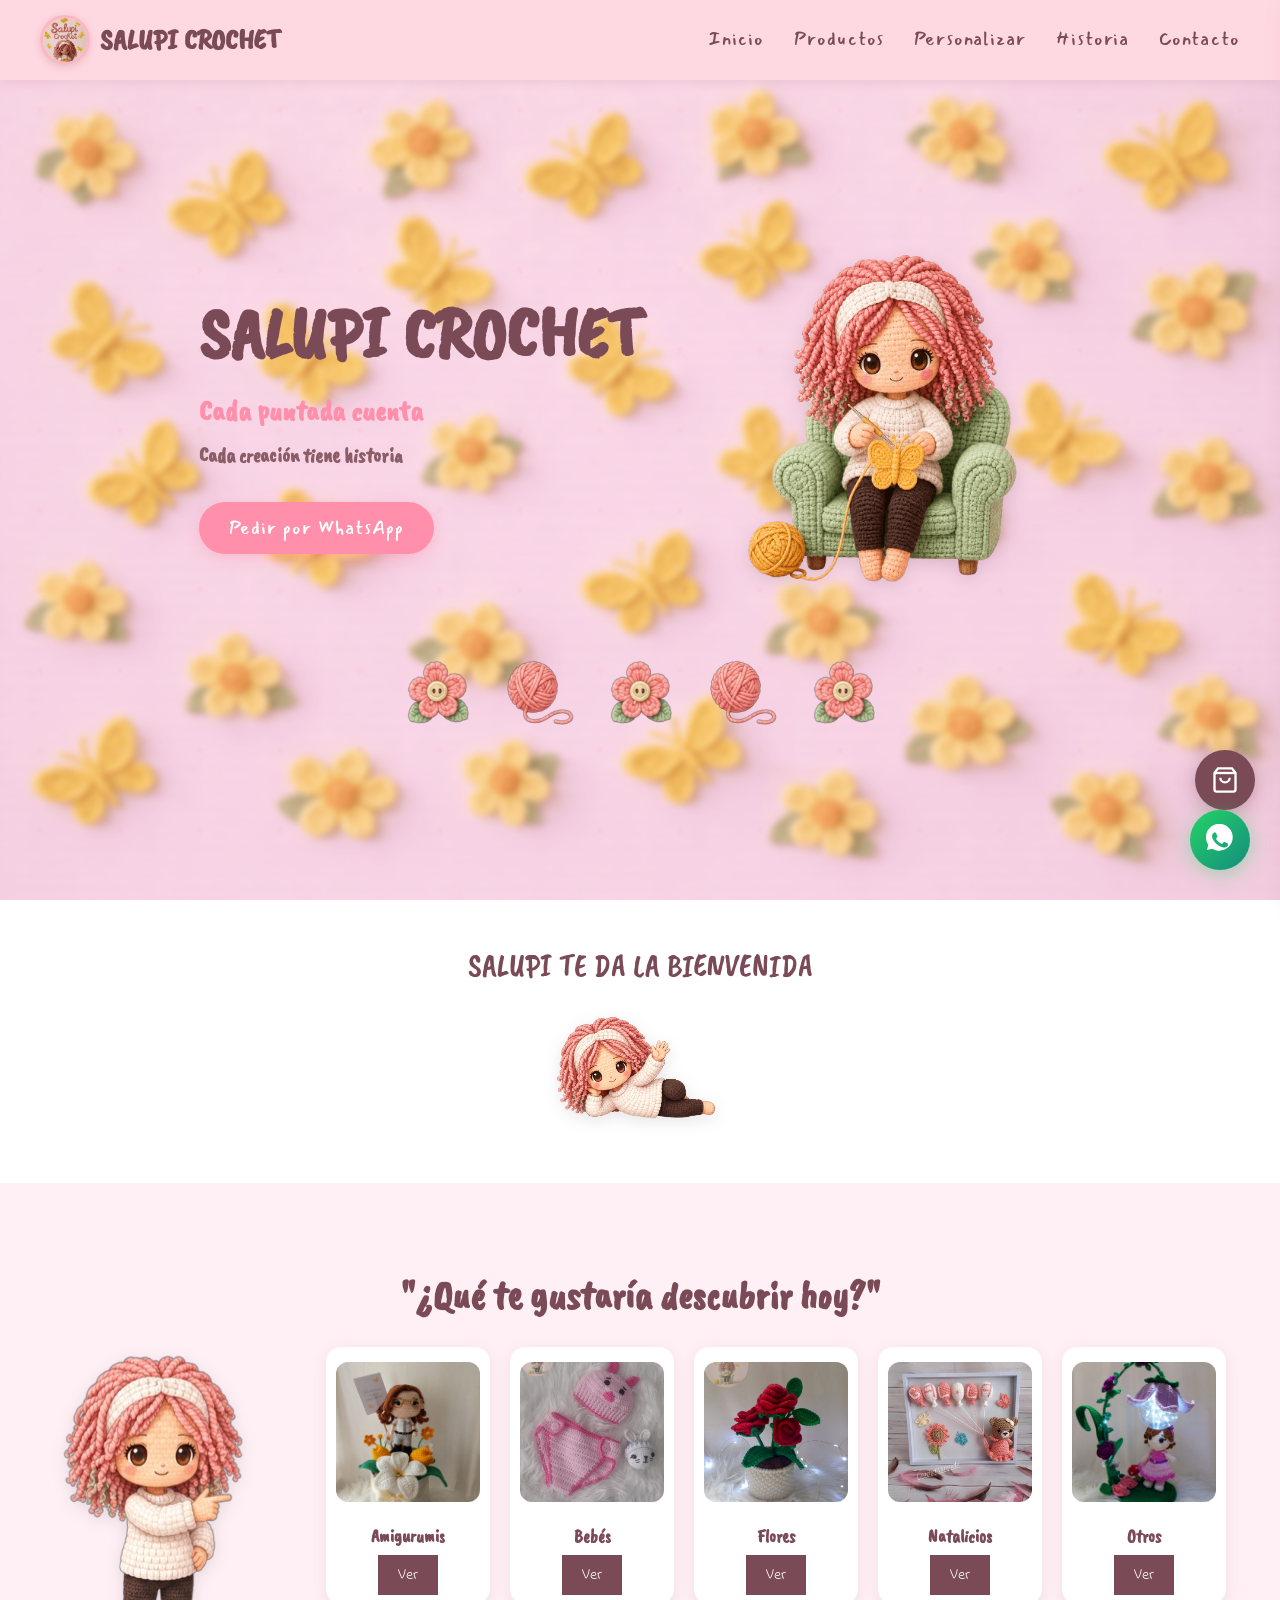
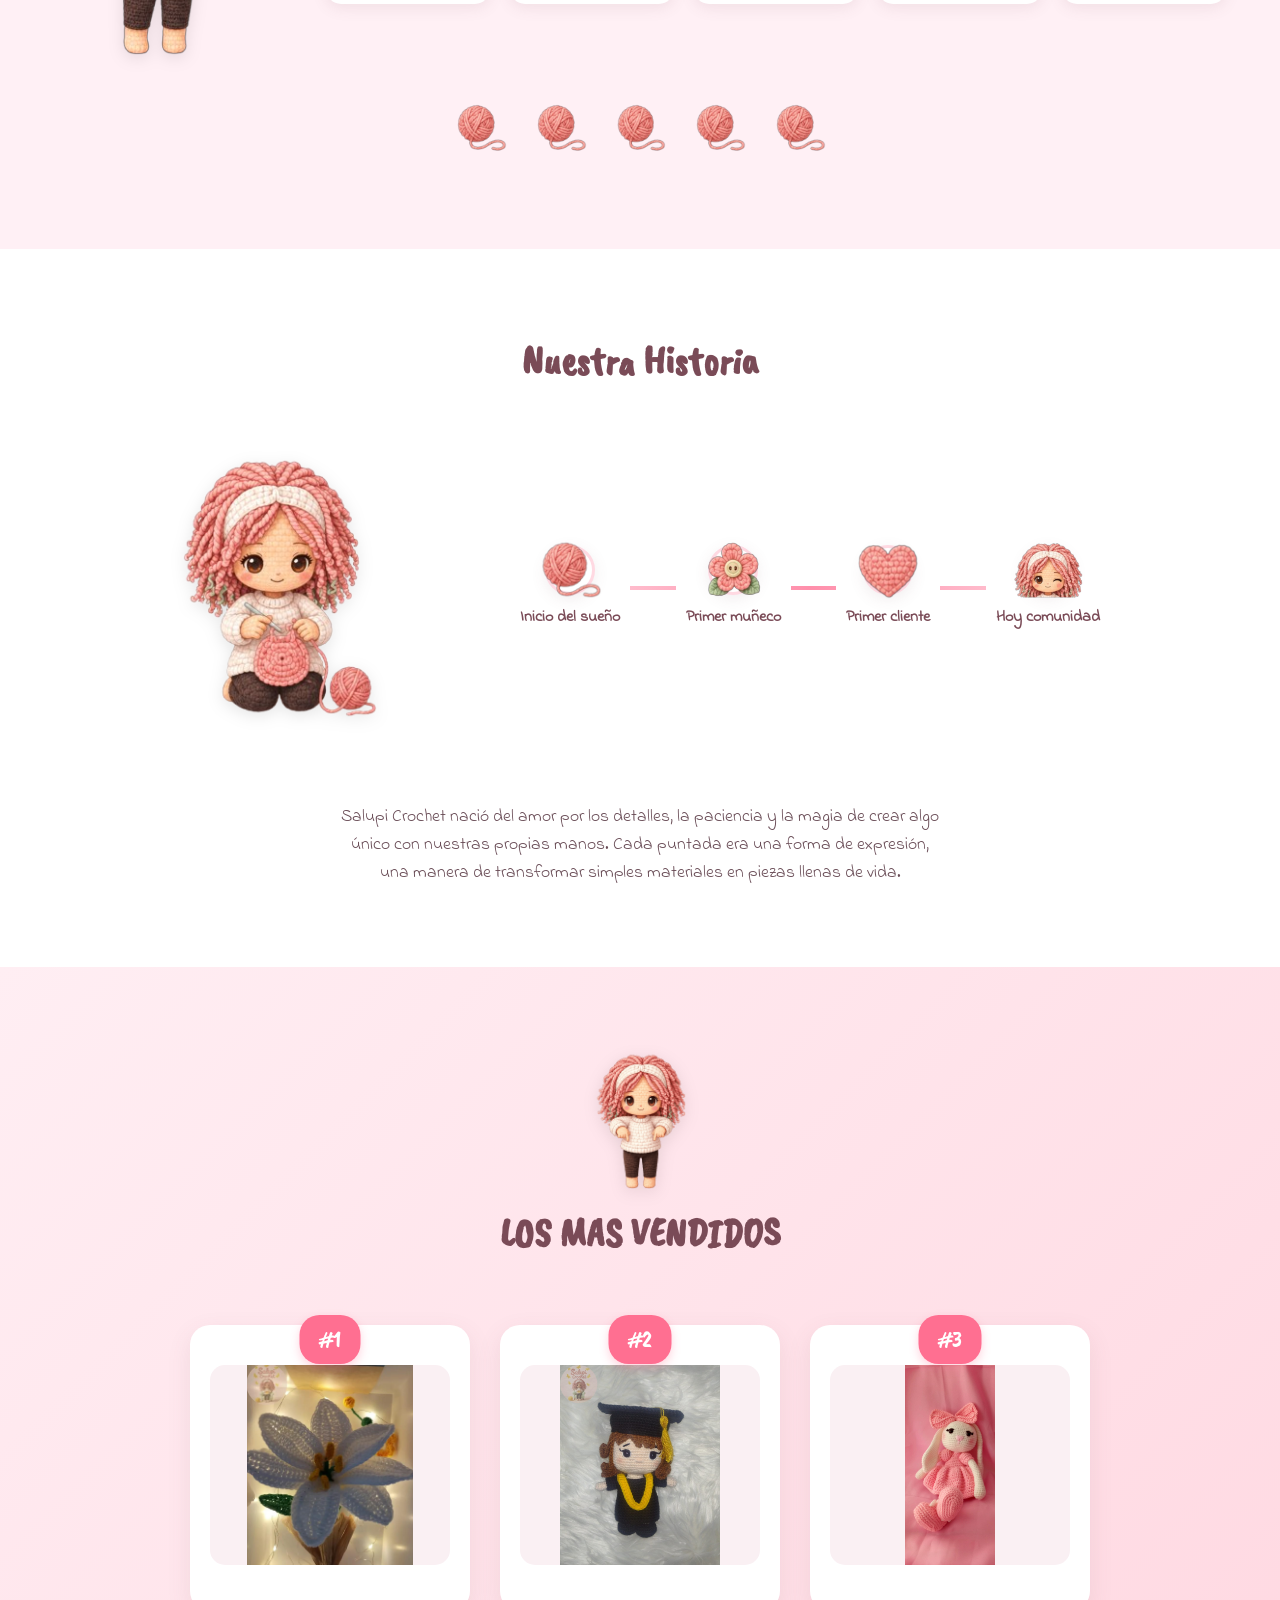
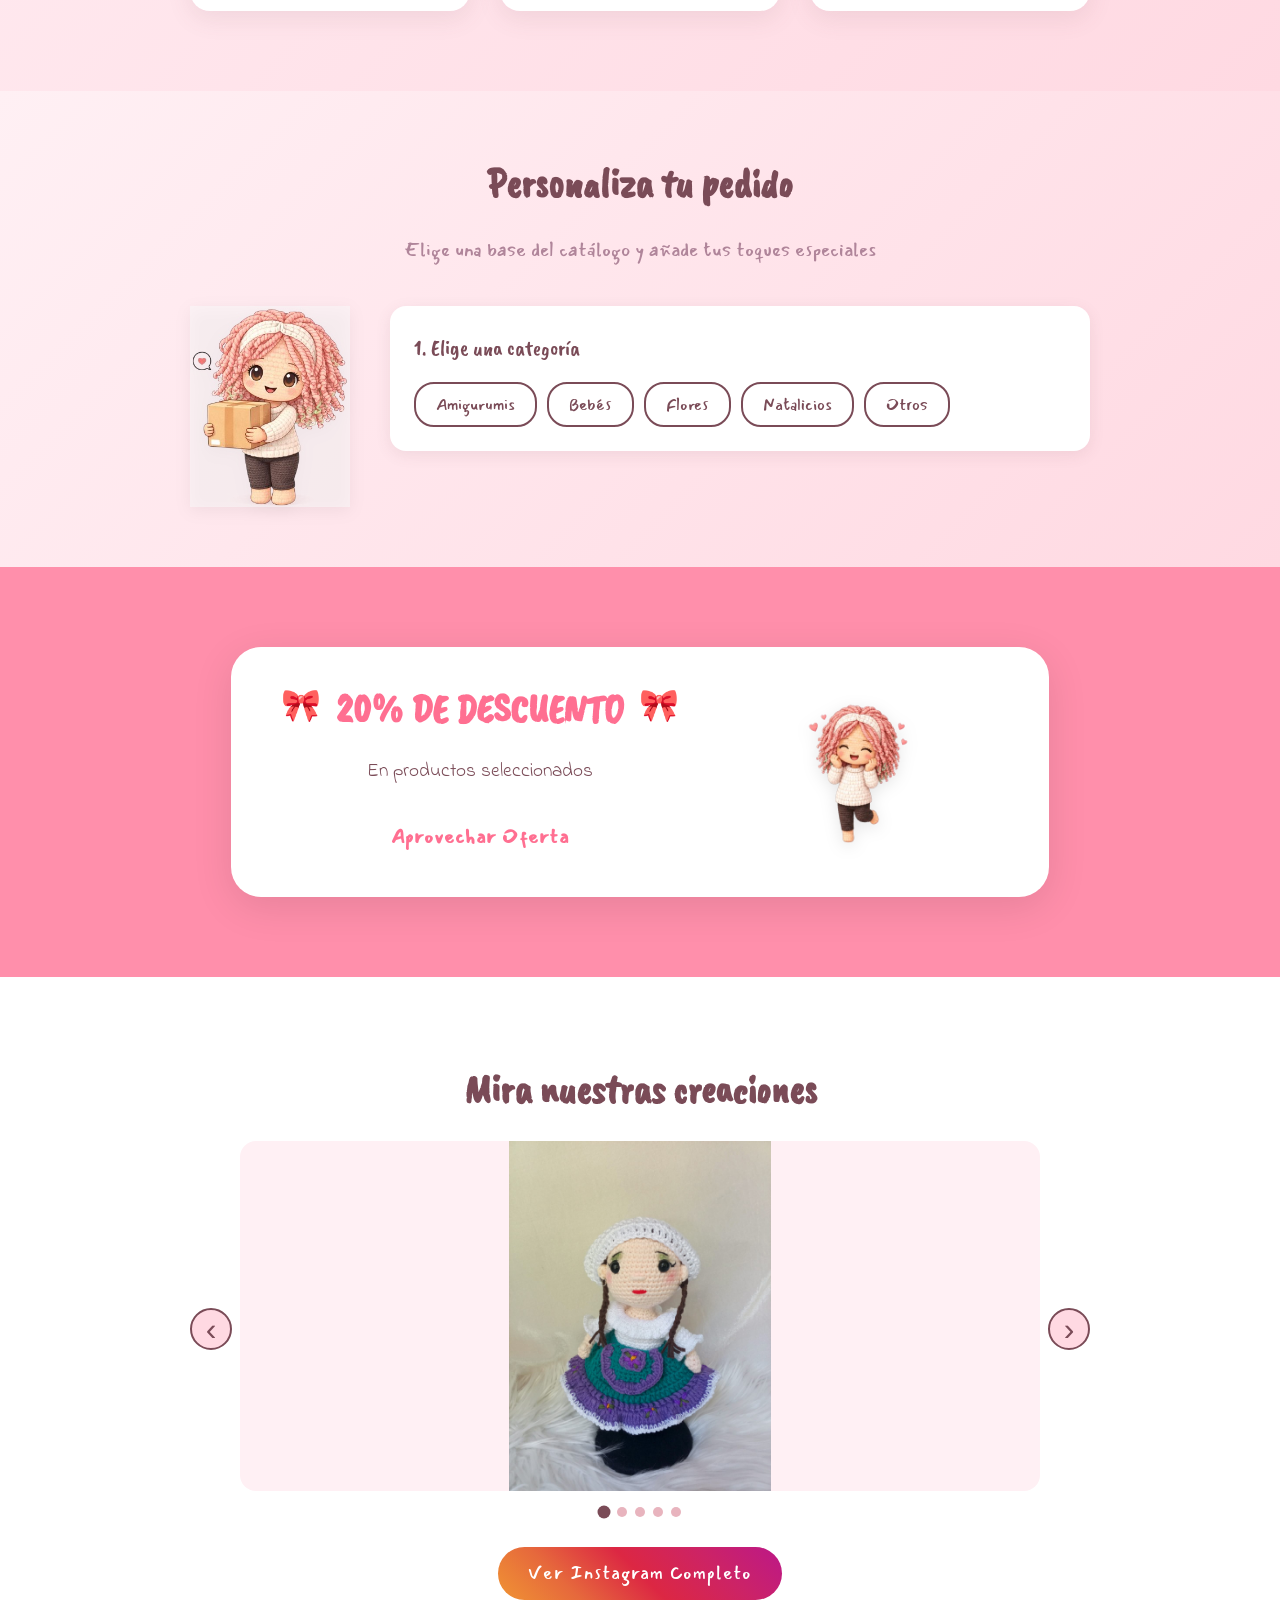
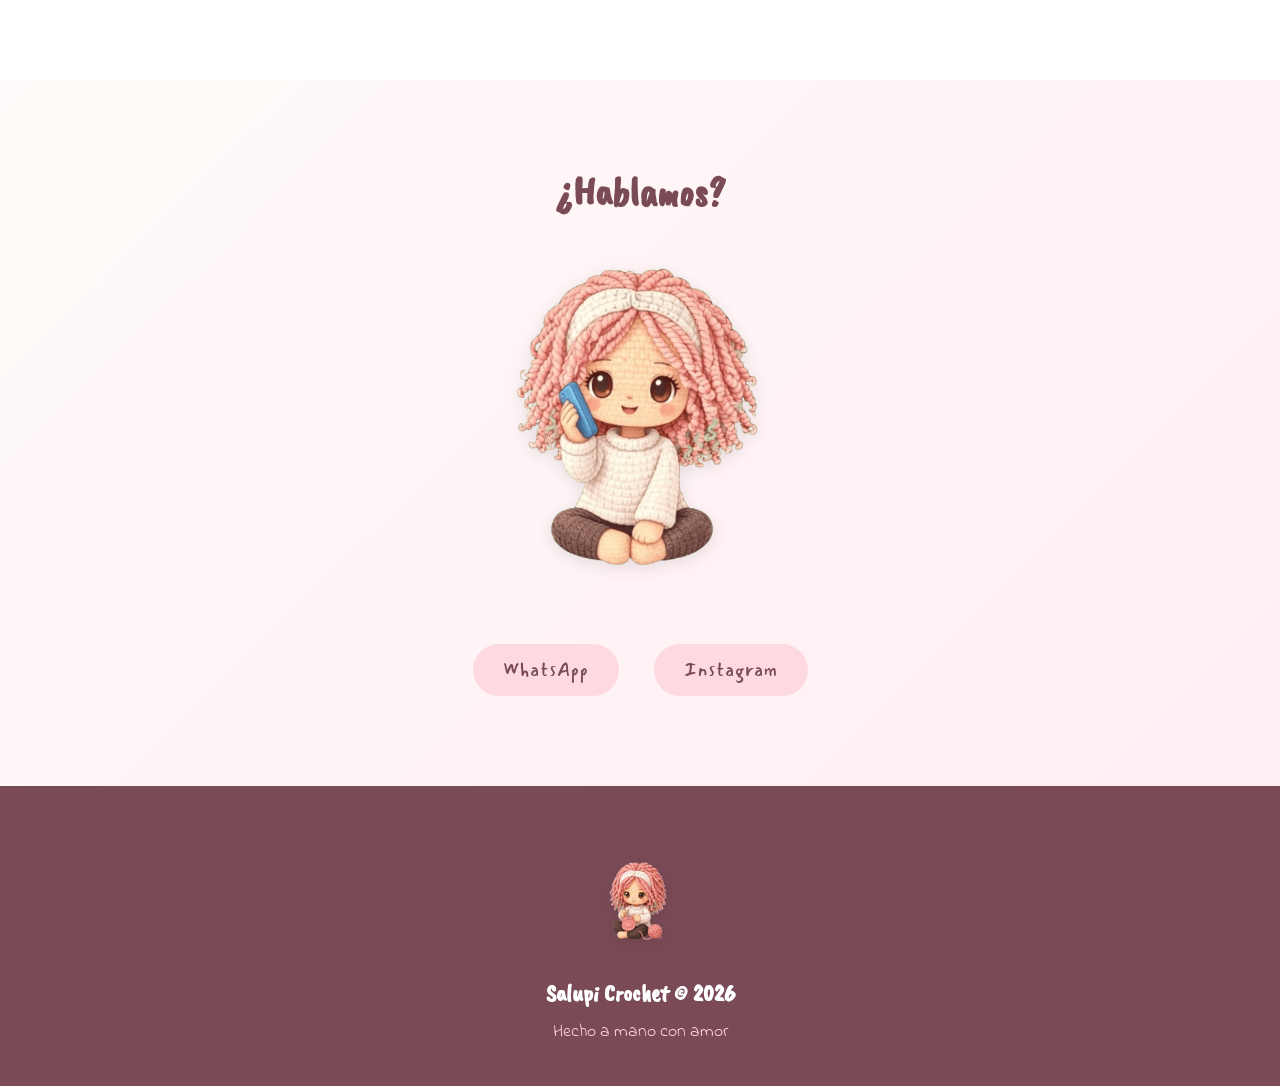
<file: index.html>
<!DOCTYPE html>
<html lang="es">
<head>
  <meta charset="UTF-8">
  <meta name="viewport" content="width=device-width, initial-scale=1.0">
  <title>Salupi Crochet</title>
  <meta name="description" content="Salupi Crochet — Tejidos hechos a mano con amor. Amigurumis, ropa para bebé, flores, natalicios y más. Cada puntada cuenta.">
  <meta property="og:title" content="Salupi Crochet">
  <meta property="og:description" content="Tejidos hechos a mano con amor. Cada puntada cuenta, cada creación tiene historia.">
  <meta property="og:image" content="salupi-hero.png">
  <link rel="icon" href="salupi-favicon.png" type="image/png">
  <link rel="stylesheet" href="styles.css">
  <link rel="preconnect" href="https://fonts.googleapis.com">
  <link rel="preconnect" href="https://fonts.gstatic.com" crossorigin>
  <link href="https://fonts.googleapis.com/css2?family=Caveat+Brush&family=Mansalva&family=Indie+Flower&display=swap" rel="stylesheet">
</head>
<body>

<!-- HEADER -->
<header>
  <nav class="navbar">
    <div class="logo"><img src="salupi-logo.png" alt="Salupi Crochet" height="50">SALUPI CROCHET</div>
    <button class="hamburger" id="hamburger" aria-label="Abrir menú" aria-expanded="false">
      <span></span><span></span><span></span>
    </button>
    <ul class="nav-links" id="nav-links">
      <li><a href="#inicio">Inicio</a></li>
      <li><a href="#productos">Productos</a></li>
      <li><a href="#personalizar">Personalizar</a></li>
      <li><a href="#historia">Historia</a></li>
      <li><a href="#contacto">Contacto</a></li>
    </ul>
  </nav>
</header>

<main>

<!-- HERO SECTION -->
<section id="inicio" class="hero">
  <div class="hero-content">
    <div class="hero-text">
      <h1>SALUPI CROCHET</h1>
      <h3 class="hero-subtitle">Cada puntada cuenta</h3>
      <h3 class="hero-description">Cada creación tiene historia</h3>
      <a href="https://wa.me/573052782134" class="btn btn-primary">Pedir por WhatsApp</a>
    </div>
    <div class="hero-image">
      <img src="salupi-hero.png" alt="Salupi saludando" class="mascota mascota-hero">
    </div>
  </div>
  <div class="hero-decorations">
    <span class="decoration"><img src="flor.png" alt="Flor" height="70"></span>
    <span class="decoration yarn"><img src="lana.png" alt="Lana" height="70"></span>
    <span class="decoration"><img src="flor.png" alt="Flor" height="70"></span>
    <span class="decoration yarn"><img src="lana.png" alt="Lana" height="70"></span>
    <span class="decoration"><img src="flor.png" alt="Flor" height="70"></span>
  </div>
</section>

<!-- BIENVENIDA -->
<section class="bienvenida">
  <p class="bienvenida-texto">SALUPI TE DA LA BIENVENIDA</p>
  <img src="salupi-welcome.png" alt="Salupi" class="mascota mascota-small">
</section>

<!-- PRODUCTOS -->
<section id="productos" class="productos">
  <h2 class="section-title">"¿Qué te gustaría descubrir hoy?"</h2>

  <div class="productos-content">
    <img src="salupi-vendidos.png" alt="Salupi señalando" class="mascota mascota-productos" height="70">

    <div class="productos-grid">
      <div class="producto-card">
        <a href="amigurumis.html">
          <img src="amigurumi-arreglo-floral.jpeg" alt="Amigurumis">
          <h3>Amigurumis</h3>
          <span class="btn-ver">Ver</span>
        </a>
      </div>
      <div class="producto-card">
        <a href="bebes.html">
          <img src="bebes-portada.jpeg" alt="Ropa para bebés">
          <h3>Bebés</h3>
          <span class="btn-ver">Ver</span>
        </a>
      </div>
      <div class="producto-card">
        <a href="flores.html">
          <img src="flores-portada.jpeg" alt="Flores">
          <h3>Flores</h3>
          <span class="btn-ver">Ver</span>
        </a>
      </div>
      <div class="producto-card">
        <a href="natalicios.html">
          <img src="i2763601183.webp" alt="Natalicios">
          <h3>Natalicios</h3>
          <span class="btn-ver">Ver</span>
        </a>
      </div>
      <div class="producto-card">
        <a href="otros.html">
          <img src="otros-portada.jpeg" alt="Otros">
          <h3>Otros</h3>
          <span class="btn-ver">Ver</span>
        </a>
      </div>
    </div>
  </div>

  <div class="productos-decorations">
    <span class="decoration yarn"><img src="lana.png" alt="Lana" height="50"></span>
    <span class="decoration yarn"><img src="lana.png" alt="Lana" height="50"></span>
    <span class="decoration yarn"><img src="lana.png" alt="Lana" height="50"></span>
    <span class="decoration yarn"><img src="lana.png" alt="Lana" height="50"></span>
    <span class="decoration yarn"><img src="lana.png" alt="Lana" height="50"></span>
  </div>
</section>

<!-- HISTORIA -->
<section id="historia" class="historia">
  <h2 class="section-title">Nuestra Historia</h2>
  
  <div class="historia-content">
    <div class="salupi-historia-container">
      <img src="salupi-historia.png" alt="Salupi tejiendo" class="mascota mascota-historia" id="salupi-historia-img">
    </div>
    
    <div class="timeline">
      <div class="timeline-line"></div>
      <div class="timeline-items">
        <div class="timeline-item" data-salupi="salupi-tejiendohistoria.png" data-alt="Salupi pensando">
          <span class="timeline-icon"><img src="lana.png" alt="Lana" height="60"></span>
          <h4>Inicio del sueño</h4>
        </div>
        <div class="timeline-item" data-salupi="salupi-amigurumi.png" data-alt="Salupi mostrando">
          <span class="timeline-icon"><img src="flor.png" alt="Flor" height="60"></span>
          <h4>Primer muñeco</h4>
        </div>
        <div class="timeline-item" data-salupi="salupi-pedido.png" data-alt="Salupi emocionada">
          <span class="timeline-icon"><img src="corazon.png" alt="Corazón" height="60"></span>
          <h4>Primer cliente</h4>
        </div>
        <div class="timeline-item" data-salupi="salupi-diciendo.png" data-alt="Salupi saludando">
          <span class="timeline-icon"><img src="salupi-cabeza.png" alt="Salupi" height="60"></span>
          <h4>Hoy comunidad</h4>
        </div>
      </div>
    </div>
  </div>
  
  <p class="historia-texto">
    Salupi Crochet nació del amor por los detalles, la paciencia y la magia de crear algo único con nuestras propias manos. 
    Cada puntada era una forma de expresión, una manera de transformar simples materiales en piezas llenas de vida.
  </p>
</section>

<!-- MÁS VENDIDOS -->
<section id="vendidos" class="mas-vendidos">
  <div class="vendidos-header">
    <img src="salupi-productos.png" alt="Salupi" class="mascota mascota-vendidos" >
    <h2 class="section-title">LOS MAS VENDIDOS</h2>
  </div>
  
  <div class="vendidos-grid">
    <div class="vendido-card">
      <span class="vendido-badge">#1</span>
      <img src="flores-detalle-floral.jpeg" alt="Producto más vendido #1" loading="lazy">
    </div>
    <div class="vendido-card">
      <span class="vendido-badge">#2</span>
      <img src="vendido-2.jpeg" alt="Producto más vendido #2" loading="lazy">
    </div>
    <div class="vendido-card">
      <span class="vendido-badge">#3</span>
      <img src="amigurumi-peluches.jpeg" alt="Producto más vendido #3" loading="lazy">
    </div>
  </div>
</section>

<!-- PEDIDO PERSONALIZADO -->
<section id="personalizar" class="personalizar">
  <h2 class="section-title">Personaliza tu pedido</h2>
  <p class="personalizar-subtitulo">Elige una base del catálogo y añade tus toques especiales</p>

  <div class="personalizar-contenido">
    <img src="salupi-pedido.png" alt="Salupi con pedido" class="mascota mascota-personalizar">

    <div class="personalizar-form">
      <div class="personalizar-paso" id="paso-categoria">
        <label class="personalizar-label">1. Elige una categoría</label>
        <div class="categoria-btns">
          <button class="cat-btn" data-cat="amigurumis">Amigurumis</button>
          <button class="cat-btn" data-cat="bebes">Bebés</button>
          <button class="cat-btn" data-cat="flores">Flores</button>
          <button class="cat-btn" data-cat="natalicios">Natalicios</button>
          <button class="cat-btn" data-cat="otros">Otros</button>
        </div>
      </div>

      <div class="personalizar-paso" id="paso-producto" style="display:none">
        <label class="personalizar-label">2. Elige un producto base</label>
        <div class="productos-miniaturas" id="miniaturas-container"></div>
      </div>

      <div class="personalizar-paso" id="paso-extras" style="display:none">
        <label class="personalizar-label">3. Personaliza los detalles</label>
        <div class="extras-grid">
          <div class="extra-field">
            <label for="extra-color">Color principal</label>
            <input type="text" id="extra-color" placeholder="Ej: rosa, azul cielo…">
          </div>
          <div class="extra-field">
            <label for="extra-dedicatoria">Dedicatoria</label>
            <input type="text" id="extra-dedicatoria" placeholder="Ej: Para mi bebé con amor">
          </div>
          <div class="extra-field extra-field-full">
            <label for="extra-notas">Notas adicionales</label>
            <textarea id="extra-notas" rows="3" placeholder="Talla, material, referencia de imagen…"></textarea>
          </div>
        </div>
        <button class="btn btn-agregar-personalizado" id="btn-agregar-personalizado">
          🧶 Agregar al carrito
        </button>
      </div>
    </div>
  </div>
</section>

<!-- OFERTAS -->
<section id="ofertas" class="ofertas">
  <div class="ofertas-content">
    <div class="oferta-banner">
      <div class="oferta-texto">
        <div class="oferta-ribbons">
          <span class="oferta-ribbon">🎀</span>
          <h2 class="oferta-titulo">20% DE DESCUENTO</h2>
          <span class="oferta-ribbon">🎀</span>
        </div>
        <p class="oferta-descripcion">En productos seleccionados</p>
        <a href="https://wa.me/573052782134" class="btn btn-oferta">Aprovechar Oferta</a>
      </div>
      <img src="salupi-ofertas.png" alt="Salupi emocionada" class="mascota mascota-ofertas">
    </div>
  </div>
</section>

<!-- GALERÍA INSTAGRAM -->
<section id="galeria" class="galeria">
  <h2 class="section-title">Mira nuestras creaciones</h2>
  <div class="carrusel-wrapper carrusel-galeria" id="carrusel-galeria">
    <button class="carrusel-btn carrusel-prev" aria-label="Anterior">&#8249;</button>
    <div class="carrusel-track-container">
      <div class="carrusel-track">
        <div class="galeria-slide"><img src="galeria-3.jpeg" alt="Creación 1" loading="lazy"></div>
        <div class="galeria-slide"><img src="galeria-1.jpeg" alt="Creación 2" loading="lazy"></div>
        <div class="galeria-slide"><img src="galeria-2.jpeg" alt="Creación 3" loading="lazy"></div>
        <div class="galeria-slide"><img src="galeria-4.jpeg" alt="Creación 4" loading="lazy"></div>
        <div class="galeria-slide"><img src="galeria-5.jpeg" alt="Creación 5" loading="lazy"></div>
      </div>
    </div>
    <button class="carrusel-btn carrusel-next" aria-label="Siguiente">&#8250;</button>
    <div class="carrusel-dots" id="dots-galeria"></div>
  </div>
  <a href="https://www.instagram.com/salupicrochet/" class="btn btn-instagram">Ver Instagram Completo</a>
</section>

<!-- CONTACTO -->
<section id="contacto" class="contacto">
  <div class="contacto-content">
    <h2 class="section-title">¿Hablamos?</h2>
    <img src="salupi-contacto.png" alt="Salupi" class="mascota mascota-contacto" height="60">
    <div class="contacto-botones">
      <a href="https://wa.me/573052782134" class="btn btn-contacto">WhatsApp</a>
      <a href="https://www.instagram.com/salupicrochet/" class="btn btn-contacto">Instagram</a>
    </div>
  </div>
</section>

</main>

<!-- FOOTER -->
<footer class="footer">
  <div class="footer-content">
    <img src="salupi-footer.png" alt="Salupi tejiendo" class="mascota mascota-footer">
    <div class="footer-text">
      <h3>Salupi Crochet © 2026</h3>
      <p>Hecho a mano con amor</p>
    </div>
  </div>
</footer>

<!-- CARRITO FLOTANTE -->
<button class="carrito-bubble" id="carrito-bubble" aria-label="Ver carrito">
  <svg viewBox="0 0 24 24" fill="none" stroke="currentColor" stroke-width="2">
    <path d="M6 2L3 6v14a2 2 0 002 2h14a2 2 0 002-2V6l-3-4z"/>
    <line x1="3" y1="6" x2="21" y2="6"/>
    <path d="M16 10a4 4 0 01-8 0"/>
  </svg>
  <span class="carrito-count" id="carrito-count">0</span>
</button>

<div class="carrito-panel" id="carrito-panel" aria-hidden="true">
  <div class="carrito-header">
    <h3>🧶 Tu carrito</h3>
    <button class="carrito-close" id="carrito-close" aria-label="Cerrar carrito">&times;</button>
  </div>
  <div class="carrito-items" id="carrito-items">
    <p class="carrito-vacio">Tu carrito está vacío</p>
  </div>
  <div class="carrito-footer">
    <button class="btn btn-vaciar" id="btn-vaciar">Vaciar carrito</button>
    <a href="#" class="btn btn-whatsapp-carrito" id="btn-whatsapp-carrito" target="_blank" rel="noopener">
      Enviar pedido por WhatsApp
    </a>
  </div>
</div>
<div class="carrito-overlay" id="carrito-overlay"></div>

<!-- BURBUJA WHATSAPP -->
<a href="https://wa.me/573052782134" class="whatsapp-bubble" target="_blank" rel="noopener">
  <svg viewBox="0 0 24 24" fill="currentColor">
    <path d="M17.472 14.382c-.297-.149-1.758-.867-2.03-.967-.273-.098-.471-.148-.67.15-.197.297-.767.966-.94 1.164-.173.199-.347.223-.644.075-.297-.15-1.255-.463-2.39-1.475-.883-.788-1.48-1.761-1.653-2.059-.173-.297-.018-.458.13-.606.134-.133.298-.347.446-.52.149-.174.198-.298.298-.497.099-.198.05-.371-.025-.52-.075-.149-.669-1.612-.916-2.207-.242-.579-.487-.5-.669-.51-.173-.008-.371-.01-.57-.01-.198 0-.52.074-.792.372-.272.297-1.04 1.016-1.04 2.479 0 1.462 1.065 2.875 1.213 3.074.149.198 2.096 3.2 5.077 4.487.709.306 1.262.489 1.694.625.712.227 1.36.195 1.871.118.571-.085 1.758-.719 2.006-1.413.248-.694.248-1.289.173-1.413-.074-.124-.272-.198-.57-.347m-5.421 5.834h-.004c-1.91 0-3.795-.504-5.447-1.457l-.389-.231-4.039 1.06 1.078-3.933-.253-.399c-.997-1.582-1.524-3.422-1.524-5.327 0-5.535 4.503-10.038 10.039-10.038 5.534 0 10.038 4.503 10.038 10.038 0 5.536-4.504 10.039-10.038 10.039"/>
  </svg>
  <span class="whatsapp-tooltip">¡Escríbenos!</span>
</a>

<!-- SCRIPT MENÚ HAMBURGUESA -->
<script>
  const hamburger = document.getElementById('hamburger');
  const navLinks = document.getElementById('nav-links');

  hamburger.addEventListener('click', function() {
    const isOpen = navLinks.classList.toggle('nav-open');
    hamburger.classList.toggle('is-active', isOpen);
    hamburger.setAttribute('aria-expanded', isOpen);
  });

  navLinks.querySelectorAll('a').forEach(link => {
    link.addEventListener('click', () => {
      navLinks.classList.remove('nav-open');
      hamburger.classList.remove('is-active');
      hamburger.setAttribute('aria-expanded', 'false');
    });
  });
</script>

<!-- SCRIPT INTERACTIVO HISTORIA -->
<script>
  document.addEventListener('DOMContentLoaded', function() {
    const timelineItems = document.querySelectorAll('.timeline-item');
    const salupiImg = document.getElementById('salupi-historia-img');
    const defaultSrc = 'salupi-historia.png';
    const defaultAlt = 'Salupi tejiendo';

    timelineItems.forEach(item => {
      item.addEventListener('mouseenter', function() {
        const newSrc = this.getAttribute('data-salupi');
        const newAlt = this.getAttribute('data-alt');
        
        // Fade out effect
        salupiImg.style.opacity = '0';
        salupiImg.style.transform = 'scale(0.8)';
        
        setTimeout(() => {
          salupiImg.src = newSrc;
          salupiImg.alt = newAlt;
          salupiImg.style.opacity = '1';
          salupiImg.style.transform = 'scale(1)';
        }, 200);
      });

    });

    // Restaurar imagen por defecto al salir de la sección de historia
    const historiaSection = document.querySelector('.historia-content');
    historiaSection.addEventListener('mouseleave', function() {
      salupiImg.style.opacity = '0';
      salupiImg.style.transform = 'scale(0.8)';
      
      setTimeout(() => {
        salupiImg.src = defaultSrc;
        salupiImg.alt = defaultAlt;
        salupiImg.style.opacity = '1';
        salupiImg.style.transform = 'scale(1)';
      }, 200);
    });
  });
</script>

<!-- SCRIPT CARRUSELES -->
<script>
  function initCarrusel(wrapperId, dotsId, autoplay) {
    const wrapper = document.getElementById(wrapperId);
    if (!wrapper) return;
    const track = wrapper.querySelector('.carrusel-track');
    const slides = track.children;
    const dotsContainer = document.getElementById(dotsId);
    let current = 0;

    function getVisible() {
      const w = wrapper.querySelector('.carrusel-track-container').offsetWidth;
      const sw = slides[0] ? slides[0].offsetWidth : 1;
      return Math.max(1, Math.round(w / sw));
    }

    function totalPages() {
      return Math.ceil(slides.length / getVisible());
    }

    function buildDots() {
      dotsContainer.innerHTML = '';
      for (let i = 0; i < totalPages(); i++) {
        const d = document.createElement('button');
        d.className = 'carrusel-dot' + (i === 0 ? ' active' : '');
        d.setAttribute('aria-label', 'Ir a página ' + (i + 1));
        d.addEventListener('click', () => goTo(i));
        dotsContainer.appendChild(d);
      }
    }

    function goTo(page) {
      const pages = totalPages();
      current = (page + pages) % pages;
      const vis = getVisible();
      const offset = current * vis * (slides[0] ? slides[0].offsetWidth : 0);
      track.style.transform = 'translateX(-' + offset + 'px)';
      dotsContainer.querySelectorAll('.carrusel-dot').forEach((d, i) =>
        d.classList.toggle('active', i === current));
    }

    wrapper.querySelector('.carrusel-prev').addEventListener('click', () => goTo(current - 1));
    wrapper.querySelector('.carrusel-next').addEventListener('click', () => goTo(current + 1));

    buildDots();
    window.addEventListener('resize', () => { buildDots(); goTo(0); });

    if (autoplay) {
      setInterval(() => goTo(current + 1), 3000);
    }
  }

  document.addEventListener('DOMContentLoaded', function() {
    initCarrusel('carrusel-productos', 'dots-productos', false);
    initCarrusel('carrusel-galeria', 'dots-galeria', true);
  });
</script>

<!-- SCRIPT CARRITO -->
<script>
  const WA_NUMBER = '573052782134';

  function getCarrito() {
    return JSON.parse(localStorage.getItem('salupi_carrito') || '[]');
  }
  function saveCarrito(c) {
    localStorage.setItem('salupi_carrito', JSON.stringify(c));
  }

  function agregarAlCarrito(nombre, imagen) {
    const carrito = getCarrito();
    const idx = carrito.findIndex(i => i.nombre === nombre);
    if (idx >= 0) {
      carrito[idx].cantidad++;
    } else {
      carrito.push({ nombre, imagen, cantidad: 1 });
    }
    saveCarrito(carrito);
    renderCarrito();
    mostrarNotificacion('¡Agregado al carrito!');
  }

  function renderCarrito() {
    const carrito = getCarrito();
    const container = document.getElementById('carrito-items');
    const countEl = document.getElementById('carrito-count');
    const total = carrito.reduce((s, i) => s + i.cantidad, 0);
    countEl.textContent = total;
    countEl.style.display = total > 0 ? 'flex' : 'none';

    if (carrito.length === 0) {
      container.innerHTML = '<p class="carrito-vacio">Tu carrito está vacío</p>';
      return;
    }

    container.innerHTML = carrito.map((item, idx) => `
      <div class="carrito-item">
        <img src="${item.imagen}" alt="${item.nombre}">
        <div class="carrito-item-info">
          <p>${item.nombre}</p>
          <div class="carrito-qty">
            <button onclick="cambiarCantidad(${idx}, -1)">−</button>
            <span>${item.cantidad}</span>
            <button onclick="cambiarCantidad(${idx}, 1)">+</button>
          </div>
        </div>
        <button class="carrito-item-del" onclick="eliminarItem(${idx})" aria-label="Eliminar">×</button>
      </div>
    `).join('');

    const msg = carrito.map(i => `• ${i.nombre} x${i.cantidad}`).join('%0A');
    document.getElementById('btn-whatsapp-carrito').href =
      `https://wa.me/${WA_NUMBER}?text=Hola%20Salupi!%20Quiero%20hacer%20este%20pedido:%0A${msg}`;
  }

  function cambiarCantidad(idx, delta) {
    const carrito = getCarrito();
    carrito[idx].cantidad += delta;
    if (carrito[idx].cantidad <= 0) carrito.splice(idx, 1);
    saveCarrito(carrito);
    renderCarrito();
  }

  function eliminarItem(idx) {
    const carrito = getCarrito();
    carrito.splice(idx, 1);
    saveCarrito(carrito);
    renderCarrito();
  }

  function mostrarNotificacion(msg) {
    const n = document.createElement('div');
    n.className = 'carrito-notif';
    n.textContent = msg;
    document.body.appendChild(n);
    setTimeout(() => n.classList.add('visible'), 10);
    setTimeout(() => { n.classList.remove('visible'); setTimeout(() => n.remove(), 300); }, 2000);
  }

  document.addEventListener('DOMContentLoaded', function() {
    renderCarrito();

    document.getElementById('carrito-bubble').addEventListener('click', () => {
      document.getElementById('carrito-panel').classList.add('open');
      document.getElementById('carrito-overlay').classList.add('visible');
    });

    function cerrarCarrito() {
      document.getElementById('carrito-panel').classList.remove('open');
      document.getElementById('carrito-overlay').classList.remove('visible');
    }

    document.getElementById('carrito-close').addEventListener('click', cerrarCarrito);
    document.getElementById('carrito-overlay').addEventListener('click', cerrarCarrito);

    document.getElementById('btn-vaciar').addEventListener('click', () => {
      saveCarrito([]);
      renderCarrito();
    });

    document.querySelectorAll('.btn-agregar').forEach(btn => {
      btn.addEventListener('click', function(e) {
        e.preventDefault();
        agregarAlCarrito(this.dataset.nombre, this.dataset.imagen);
      });
    });
  });
</script>

<!-- SCRIPT PEDIDO PERSONALIZADO -->
<script>
  const catalogoData = {
    amigurumis: [
      { nombre: 'Arreglo floral con muñeco', imagen: 'amigurumi-arreglo-floral.jpeg' },
      { nombre: 'Muñeco médico', imagen: 'amigurumi-medico.jpeg' },
      { nombre: 'Personajes', imagen: 'amigurumi-personajes.jpeg' },
      { nombre: 'Peluches', imagen: 'amigurumi-peluches.jpeg' },
      { nombre: 'Centro de mesa', imagen: 'amigurumi-centro-mesa.jpeg' },
      { nombre: 'Profesiones', imagen: 'amigurumi-profesiones.jpeg' }
    ],
    bebes: [
      { nombre: 'Cubre pañal 1', imagen: 'bebes-cubrepanial-1.jpeg' },
      { nombre: 'Cubre pañal 2', imagen: 'bebes-cubrepanial-2.jpeg' },
      { nombre: 'Vestido bebé', imagen: 'bebes-vestido.jpeg' }
    ],
    flores: [
      { nombre: 'Detalle floral', imagen: 'flores-detalle-floral.jpeg' },
      { nombre: 'Orquídeas', imagen: 'flores-orquideas.jpeg' },
      { nombre: 'Macetas', imagen: 'flores-macetas.jpeg' }
    ],
    natalicios: [
      { nombre: 'Natalicio', imagen: 'i2763601183.webp' }
    ],
    otros: [
      { nombre: 'Lámpara', imagen: 'otros-lamparas.jpeg' },
      { nombre: 'Gorros', imagen: 'otros-gorros.jpeg' },
      { nombre: 'Llavero', imagen: 'otros-llavero.jpeg' }
    ]
  };

  let productoSeleccionado = null;

  document.addEventListener('DOMContentLoaded', function() {
    const pasoProd = document.getElementById('paso-producto');
    const pasoExtras = document.getElementById('paso-extras');
    const miniaturasContainer = document.getElementById('miniaturas-container');

    document.querySelectorAll('.cat-btn').forEach(btn => {
      btn.addEventListener('click', function() {
        document.querySelectorAll('.cat-btn').forEach(b => b.classList.remove('active'));
        this.classList.add('active');
        const cat = this.dataset.cat;
        const productos = catalogoData[cat] || [];

        miniaturasContainer.innerHTML = productos.map((p, i) => `
          <div class="miniatura-item" data-idx="${i}" data-cat="${cat}">
            <img src="${p.imagen}" alt="${p.nombre}">
            <span>${p.nombre}</span>
          </div>
        `).join('');

        productoSeleccionado = null;
        pasoProd.style.display = 'block';
        pasoExtras.style.display = 'none';

        miniaturasContainer.querySelectorAll('.miniatura-item').forEach(el => {
          el.addEventListener('click', function() {
            miniaturasContainer.querySelectorAll('.miniatura-item').forEach(m => m.classList.remove('active'));
            this.classList.add('active');
            const idx = parseInt(this.dataset.idx);
            const cat2 = this.dataset.cat;
            productoSeleccionado = catalogoData[cat2][idx];
            pasoExtras.style.display = 'block';
            pasoExtras.scrollIntoView({ behavior: 'smooth', block: 'nearest' });
          });
        });
      });
    });

    document.getElementById('btn-agregar-personalizado').addEventListener('click', function() {
      if (!productoSeleccionado) return;
      const color = document.getElementById('extra-color').value.trim();
      const dedicatoria = document.getElementById('extra-dedicatoria').value.trim();
      const notas = document.getElementById('extra-notas').value.trim();
      const extras = [color && 'Color: ' + color, dedicatoria && 'Dedicatoria: ' + dedicatoria, notas && 'Notas: ' + notas].filter(Boolean).join(' | ');
      const nombre = productoSeleccionado.nombre + (extras ? ' (' + extras + ')' : '');
      agregarAlCarrito(nombre, productoSeleccionado.imagen);
      document.getElementById('extra-color').value = '';
      document.getElementById('extra-dedicatoria').value = '';
      document.getElementById('extra-notas').value = '';
      miniaturasContainer.querySelectorAll('.miniatura-item').forEach(m => m.classList.remove('active'));
      document.querySelectorAll('.cat-btn').forEach(b => b.classList.remove('active'));
      productoSeleccionado = null;
      pasoProd.style.display = 'none';
      pasoExtras.style.display = 'none';
    });
  });
</script>

</body>
</html>
</file>
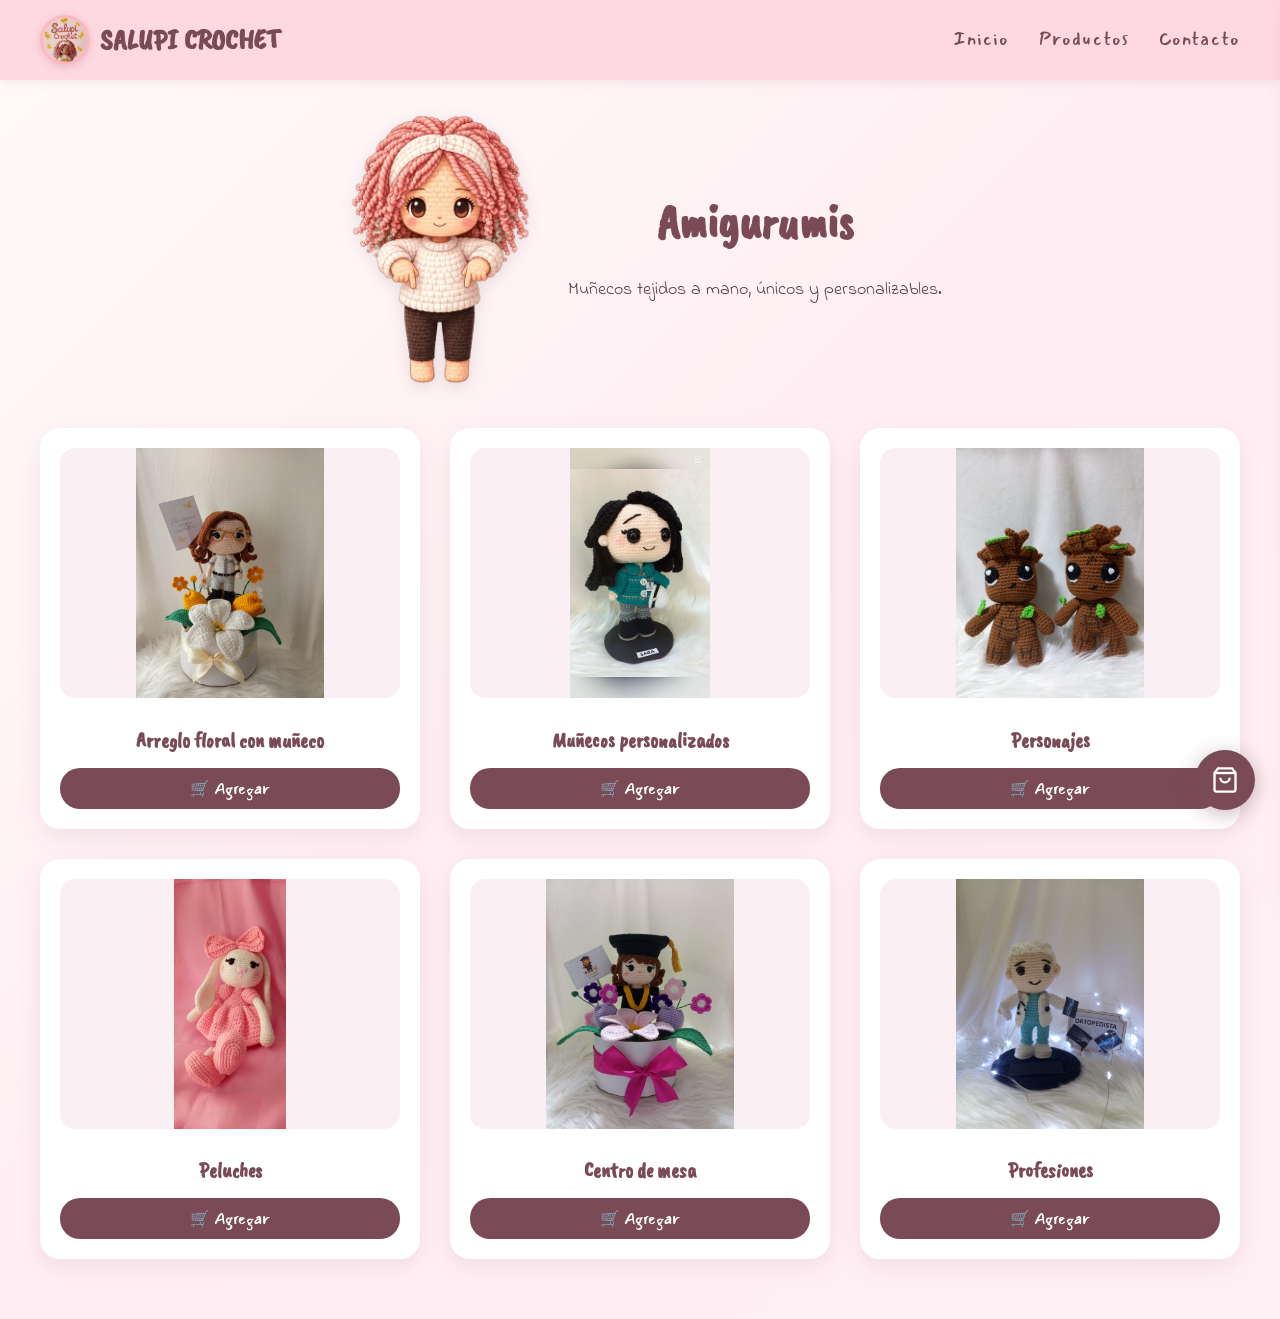
<file: amigurumis.html>
<!DOCTYPE html>
<html lang="es">
<head>
  <meta charset="UTF-8">
  <meta name="viewport" content="width=device-width, initial-scale=1.0">
  <title>Amigurumis | Salupi Crochet</title>
  <meta name="description" content="Amigurumis tejidos a mano por Salupi Crochet. Muñecos personalizados, personajes y peluches únicos.">
  <meta property="og:title" content="Amigurumis | Salupi Crochet">
  <meta property="og:description" content="Muñecos tejidos a mano, únicos y personalizables.">
  <meta property="og:image" content="salupi-hero.png">
  <link rel="icon" href="salupi-favicon.png" type="image/png">
  <link rel="stylesheet" href="styles.css">
  <link rel="preconnect" href="https://fonts.googleapis.com">
  <link rel="preconnect" href="https://fonts.gstatic.com" crossorigin>
  <link href="https://fonts.googleapis.com/css2?family=Caveat+Brush&family=Mansalva&family=Indie+Flower&display=swap" rel="stylesheet">
</head>
<body class="categoria">

<header>
  <nav class="navbar">
    <div class="logo"><img src="salupi-logo.png" alt="Salupi Crochet" height="50">SALUPI CROCHET</div>
    <button class="hamburger" id="hamburger" aria-label="Abrir menú" aria-expanded="false">
      <span></span><span></span><span></span>
    </button>
    <ul class="nav-links" id="nav-links">
      <li><a href="index.html">Inicio</a></li>
      <li><a href="index.html#productos">Productos</a></li>
      <li><a href="index.html#contacto">Contacto</a></li>
    </ul>
  </nav>
</header>

<section class="catalogo">
  <div class="catalogo-header">
    <img src="salupi-productos.png" alt="Salupi" class="mascota">
    <div>
      <h1>Amigurumis</h1>
      <p>Muñecos tejidos a mano, únicos y personalizables.</p>
    </div>
  </div>

  <div class="catalogo-grid">

    <div class="item">
      <img src="amigurumi-arreglo-floral.jpeg" alt="Arreglo floral con muñeco personalizado en crochet" loading="lazy">
      <h3>Arreglo floral con muñeco</h3>
      <button class="btn-agregar" data-nombre="Arreglo floral con muñeco" data-imagen="amigurumi-arreglo-floral.jpeg">🛒 Agregar</button>
    </div>

    <div class="item">
      <img src="amigurumi-medico.jpeg" alt="Muñecos personalizados en crochet" loading="lazy">
      <h3>Muñecos personalizados</h3>
      <button class="btn-agregar" data-nombre="Muñecos personalizados" data-imagen="amigurumi-medico.jpeg">🛒 Agregar</button>
    </div>

    <div class="item">
      <img src="amigurumi-personajes.jpeg" alt="Personajes tejidos en crochet" loading="lazy">
      <h3>Personajes</h3>
      <button class="btn-agregar" data-nombre="Personajes" data-imagen="amigurumi-personajes.jpeg">🛒 Agregar</button>
    </div>

    <div class="item">
      <img src="amigurumi-peluches.jpeg" alt="Peluches tejidos en crochet" loading="lazy">
      <h3>Peluches</h3>
      <button class="btn-agregar" data-nombre="Peluches" data-imagen="amigurumi-peluches.jpeg">🛒 Agregar</button>
    </div>

    <div class="item">
      <img src="amigurumi-centro-mesa.jpeg" alt="Centro de mesa en crochet" loading="lazy">
      <h3>Centro de mesa</h3>
      <button class="btn-agregar" data-nombre="Centro de mesa" data-imagen="amigurumi-centro-mesa.jpeg">🛒 Agregar</button>
    </div>

    <div class="item">
      <img src="amigurumi-profesiones.jpeg" alt="Amigurumis de profesiones en crochet" loading="lazy">
      <h3>Profesiones</h3>
      <button class="btn-agregar" data-nombre="Profesiones" data-imagen="amigurumi-profesiones.jpeg">🛒 Agregar</button>
    </div>



  </div>
</section>

<!-- CARRITO FLOTANTE -->
<button class="carrito-bubble" id="carrito-bubble" aria-label="Ver carrito">
  <svg viewBox="0 0 24 24" fill="none" stroke="currentColor" stroke-width="2">
    <path d="M6 2L3 6v14a2 2 0 002 2h14a2 2 0 002-2V6l-3-4z"/>
    <line x1="3" y1="6" x2="21" y2="6"/>
    <path d="M16 10a4 4 0 01-8 0"/>
  </svg>
  <span class="carrito-count" id="carrito-count">0</span>
</button>
<div class="carrito-panel" id="carrito-panel" aria-hidden="true">
  <div class="carrito-header">
    <h3>🧶 Tu carrito</h3>
    <button class="carrito-close" id="carrito-close" aria-label="Cerrar carrito">&times;</button>
  </div>
  <div class="carrito-items" id="carrito-items">
    <p class="carrito-vacio">Tu carrito está vacío</p>
  </div>
  <div class="carrito-footer">
    <button class="btn btn-vaciar" id="btn-vaciar">Vaciar carrito</button>
    <a href="#" class="btn btn-whatsapp-carrito" id="btn-whatsapp-carrito" target="_blank" rel="noopener">Enviar pedido por WhatsApp</a>
  </div>
</div>
<div class="carrito-overlay" id="carrito-overlay"></div>

<script>
  const hamburger = document.getElementById('hamburger');
  const navLinks = document.getElementById('nav-links');
  hamburger.addEventListener('click', function() {
    const isOpen = navLinks.classList.toggle('nav-open');
    hamburger.classList.toggle('is-active', isOpen);
    hamburger.setAttribute('aria-expanded', isOpen);
  });
  navLinks.querySelectorAll('a').forEach(link => {
    link.addEventListener('click', () => {
      navLinks.classList.remove('nav-open');
      hamburger.classList.remove('is-active');
      hamburger.setAttribute('aria-expanded', 'false');
    });
  });
</script>
<script>
  const WA_NUMBER = '573052782134';
  function getCarrito() { return JSON.parse(localStorage.getItem('salupi_carrito') || '[]'); }
  function saveCarrito(c) { localStorage.setItem('salupi_carrito', JSON.stringify(c)); }
  function agregarAlCarrito(nombre, imagen) {
    const carrito = getCarrito();
    const idx = carrito.findIndex(i => i.nombre === nombre);
    if (idx >= 0) { carrito[idx].cantidad++; } else { carrito.push({ nombre, imagen, cantidad: 1 }); }
    saveCarrito(carrito); renderCarrito(); mostrarNotificacion('¡Agregado al carrito!');
  }
  function renderCarrito() {
    const carrito = getCarrito();
    const container = document.getElementById('carrito-items');
    const countEl = document.getElementById('carrito-count');
    const total = carrito.reduce((s, i) => s + i.cantidad, 0);
    countEl.textContent = total;
    countEl.style.display = total > 0 ? 'flex' : 'none';
    if (carrito.length === 0) { container.innerHTML = '<p class="carrito-vacio">Tu carrito está vacío</p>'; return; }
    container.innerHTML = carrito.map((item, idx) => `<div class="carrito-item"><img src="${item.imagen}" alt="${item.nombre}"><div class="carrito-item-info"><p>${item.nombre}</p><div class="carrito-qty"><button onclick="cambiarCantidad(${idx},-1)">−</button><span>${item.cantidad}</span><button onclick="cambiarCantidad(${idx},1)">+</button></div></div><button class="carrito-item-del" onclick="eliminarItem(${idx})">×</button></div>`).join('');
    const msg = carrito.map(i => `• ${i.nombre} x${i.cantidad}`).join('%0A');
    document.getElementById('btn-whatsapp-carrito').href = `https://wa.me/${WA_NUMBER}?text=Hola%20Salupi!%20Quiero%20hacer%20este%20pedido:%0A${msg}`;
  }
  function cambiarCantidad(idx, delta) { const c = getCarrito(); c[idx].cantidad += delta; if (c[idx].cantidad <= 0) c.splice(idx,1); saveCarrito(c); renderCarrito(); }
  function eliminarItem(idx) { const c = getCarrito(); c.splice(idx,1); saveCarrito(c); renderCarrito(); }
  function mostrarNotificacion(msg) { const n = document.createElement('div'); n.className = 'carrito-notif'; n.textContent = msg; document.body.appendChild(n); setTimeout(() => n.classList.add('visible'), 10); setTimeout(() => { n.classList.remove('visible'); setTimeout(() => n.remove(), 300); }, 2000); }
  document.addEventListener('DOMContentLoaded', function() {
    renderCarrito();
    document.getElementById('carrito-bubble').addEventListener('click', () => { document.getElementById('carrito-panel').classList.add('open'); document.getElementById('carrito-overlay').classList.add('visible'); });
    function cerrarCarrito() { document.getElementById('carrito-panel').classList.remove('open'); document.getElementById('carrito-overlay').classList.remove('visible'); }
    document.getElementById('carrito-close').addEventListener('click', cerrarCarrito);
    document.getElementById('carrito-overlay').addEventListener('click', cerrarCarrito);
    document.getElementById('btn-vaciar').addEventListener('click', () => { saveCarrito([]); renderCarrito(); });
    document.querySelectorAll('.btn-agregar').forEach(btn => { btn.addEventListener('click', function(e) { e.preventDefault(); agregarAlCarrito(this.dataset.nombre, this.dataset.imagen); }); });
  });
</script>
</body>
</html>
</file>
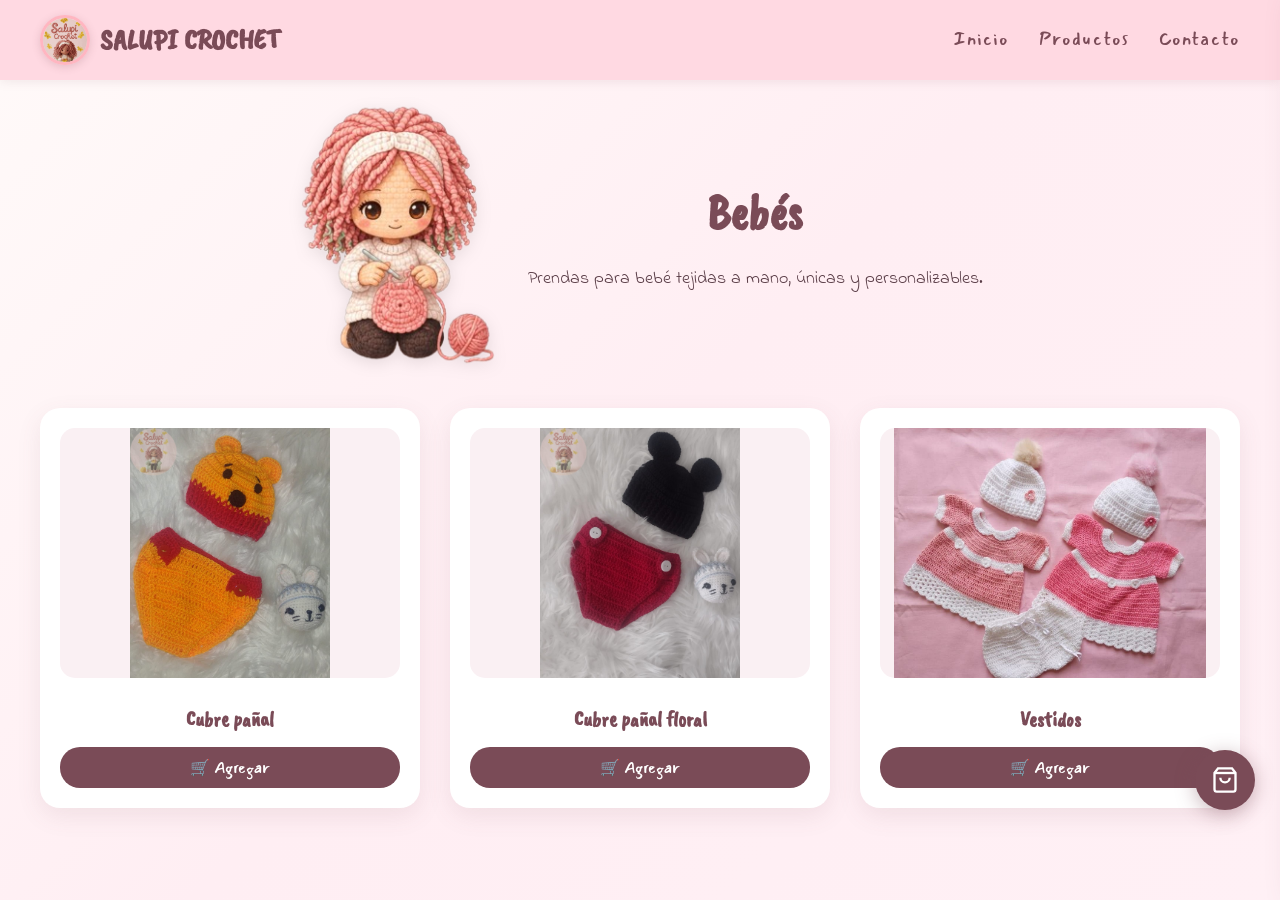
<file: bebes.html>
<!DOCTYPE html>
<html lang="es">
<head>
  <meta charset="UTF-8">
  <meta name="viewport" content="width=device-width, initial-scale=1.0">
  <title>Bebés | Salupi Crochet</title>
  <meta name="description" content="Prendas para bebé tejidas a mano por Salupi Crochet. Cubre pañales y vestidos únicos y personalizables.">
  <meta property="og:title" content="Bebés | Salupi Crochet">
  <meta property="og:description" content="Prendas para bebé tejidas a mano, únicas y personalizables.">
  <meta property="og:image" content="salupi-hero.png">
  <link rel="icon" href="salupi-favicon.png" type="image/png">
  <link rel="stylesheet" href="styles.css">
  <link rel="preconnect" href="https://fonts.googleapis.com">
  <link rel="preconnect" href="https://fonts.gstatic.com" crossorigin>
  <link href="https://fonts.googleapis.com/css2?family=Caveat+Brush&family=Mansalva&family=Indie+Flower&display=swap" rel="stylesheet">
</head>
<body class="categoria">

<header>
  <nav class="navbar">
    <div class="logo"><img src="salupi-logo.png" alt="Salupi Crochet" height="50">SALUPI CROCHET</div>
    <button class="hamburger" id="hamburger" aria-label="Abrir menú" aria-expanded="false">
      <span></span><span></span><span></span>
    </button>
    <ul class="nav-links" id="nav-links">
      <li><a href="index.html">Inicio</a></li>
      <li><a href="index.html#productos">Productos</a></li>
      <li><a href="index.html#contacto">Contacto</a></li>
    </ul>
  </nav>
</header>

<section class="catalogo">
  <div class="catalogo-header">
    <img src="salupi-historia.png" alt="Salupi" class="mascota">
    <div>
      <h1>Bebés</h1>
      <p>Prendas para bebé tejidas a mano, únicas y personalizables.</p>
    </div>
  </div>

  <div class="catalogo-grid">

    <div class="item">
      <img src="bebes-cubrepanial-1.jpeg" alt="Cubre pañal tejido en crochet" loading="lazy">
      <h3>Cubre pañal</h3>
      <button class="btn-agregar" data-nombre="Cubre pañal" data-imagen="bebes-cubrepanial-1.jpeg">🛒 Agregar</button>
    </div>

    <div class="item">
      <img src="bebes-cubrepanial-2.jpeg" alt="Cubre pañal tejido en crochet estilo floral" loading="lazy">
      <h3>Cubre pañal floral</h3>
      <button class="btn-agregar" data-nombre="Cubre pañal floral" data-imagen="bebes-cubrepanial-2.jpeg">🛒 Agregar</button>
    </div>

    <div class="item">
      <img src="bebes-vestido.jpeg" alt="Vestido para bebé tejido en crochet" loading="lazy">
      <h3>Vestidos</h3>
      <button class="btn-agregar" data-nombre="Vestido bebé" data-imagen="bebes-vestido.jpeg">🛒 Agregar</button>
    </div>

  </div>
</section>

<!-- CARRITO FLOTANTE -->
<button class="carrito-bubble" id="carrito-bubble" aria-label="Ver carrito">
  <svg viewBox="0 0 24 24" fill="none" stroke="currentColor" stroke-width="2">
    <path d="M6 2L3 6v14a2 2 0 002 2h14a2 2 0 002-2V6l-3-4z"/>
    <line x1="3" y1="6" x2="21" y2="6"/>
    <path d="M16 10a4 4 0 01-8 0"/>
  </svg>
  <span class="carrito-count" id="carrito-count">0</span>
</button>
<div class="carrito-panel" id="carrito-panel" aria-hidden="true">
  <div class="carrito-header">
    <h3>🧶 Tu carrito</h3>
    <button class="carrito-close" id="carrito-close" aria-label="Cerrar carrito">&times;</button>
  </div>
  <div class="carrito-items" id="carrito-items"><p class="carrito-vacio">Tu carrito está vacío</p></div>
  <div class="carrito-footer">
    <button class="btn btn-vaciar" id="btn-vaciar">Vaciar carrito</button>
    <a href="#" class="btn btn-whatsapp-carrito" id="btn-whatsapp-carrito" target="_blank" rel="noopener">Enviar pedido por WhatsApp</a>
  </div>
</div>
<div class="carrito-overlay" id="carrito-overlay"></div>

<script>
  const hamburger = document.getElementById('hamburger');
  const navLinks = document.getElementById('nav-links');
  hamburger.addEventListener('click', function() {
    const isOpen = navLinks.classList.toggle('nav-open');
    hamburger.classList.toggle('is-active', isOpen);
    hamburger.setAttribute('aria-expanded', isOpen);
  });
  navLinks.querySelectorAll('a').forEach(link => {
    link.addEventListener('click', () => {
      navLinks.classList.remove('nav-open');
      hamburger.classList.remove('is-active');
      hamburger.setAttribute('aria-expanded', 'false');
    });
  });
</script>
<script>
  const WA_NUMBER='573052782134';
  function getCarrito(){return JSON.parse(localStorage.getItem('salupi_carrito')||'[]');}
  function saveCarrito(c){localStorage.setItem('salupi_carrito',JSON.stringify(c));}
  function agregarAlCarrito(nombre,imagen){const c=getCarrito();const i=c.findIndex(x=>x.nombre===nombre);if(i>=0){c[i].cantidad++;}else{c.push({nombre,imagen,cantidad:1});}saveCarrito(c);renderCarrito();mostrarNotificacion('¡Agregado al carrito!');}
  function renderCarrito(){const c=getCarrito();const el=document.getElementById('carrito-items');const cnt=document.getElementById('carrito-count');const t=c.reduce((s,i)=>s+i.cantidad,0);cnt.textContent=t;cnt.style.display=t>0?'flex':'none';if(c.length===0){el.innerHTML='<p class="carrito-vacio">Tu carrito está vacío</p>';return;}el.innerHTML=c.map((item,idx)=>`<div class="carrito-item"><img src="${item.imagen}" alt="${item.nombre}"><div class="carrito-item-info"><p>${item.nombre}</p><div class="carrito-qty"><button onclick="cambiarCantidad(${idx},-1)">−</button><span>${item.cantidad}</span><button onclick="cambiarCantidad(${idx},1)">+</button></div></div><button class="carrito-item-del" onclick="eliminarItem(${idx})">×</button></div>`).join('');const msg=c.map(i=>`• ${i.nombre} x${i.cantidad}`).join('%0A');document.getElementById('btn-whatsapp-carrito').href=`https://wa.me/${WA_NUMBER}?text=Hola%20Salupi!%20Quiero%20hacer%20este%20pedido:%0A${msg}`;}
  function cambiarCantidad(idx,delta){const c=getCarrito();c[idx].cantidad+=delta;if(c[idx].cantidad<=0)c.splice(idx,1);saveCarrito(c);renderCarrito();}
  function eliminarItem(idx){const c=getCarrito();c.splice(idx,1);saveCarrito(c);renderCarrito();}
  function mostrarNotificacion(msg){const n=document.createElement('div');n.className='carrito-notif';n.textContent=msg;document.body.appendChild(n);setTimeout(()=>n.classList.add('visible'),10);setTimeout(()=>{n.classList.remove('visible');setTimeout(()=>n.remove(),300);},2000);}
  document.addEventListener('DOMContentLoaded',function(){
    renderCarrito();
    document.getElementById('carrito-bubble').addEventListener('click',()=>{document.getElementById('carrito-panel').classList.add('open');document.getElementById('carrito-overlay').classList.add('visible');});
    function cerrarCarrito(){document.getElementById('carrito-panel').classList.remove('open');document.getElementById('carrito-overlay').classList.remove('visible');}
    document.getElementById('carrito-close').addEventListener('click',cerrarCarrito);
    document.getElementById('carrito-overlay').addEventListener('click',cerrarCarrito);
    document.getElementById('btn-vaciar').addEventListener('click',()=>{saveCarrito([]);renderCarrito();});
    document.querySelectorAll('.btn-agregar').forEach(btn=>{btn.addEventListener('click',function(e){e.preventDefault();agregarAlCarrito(this.dataset.nombre,this.dataset.imagen);});});
  });
</script>
</body>
</html>
</file>
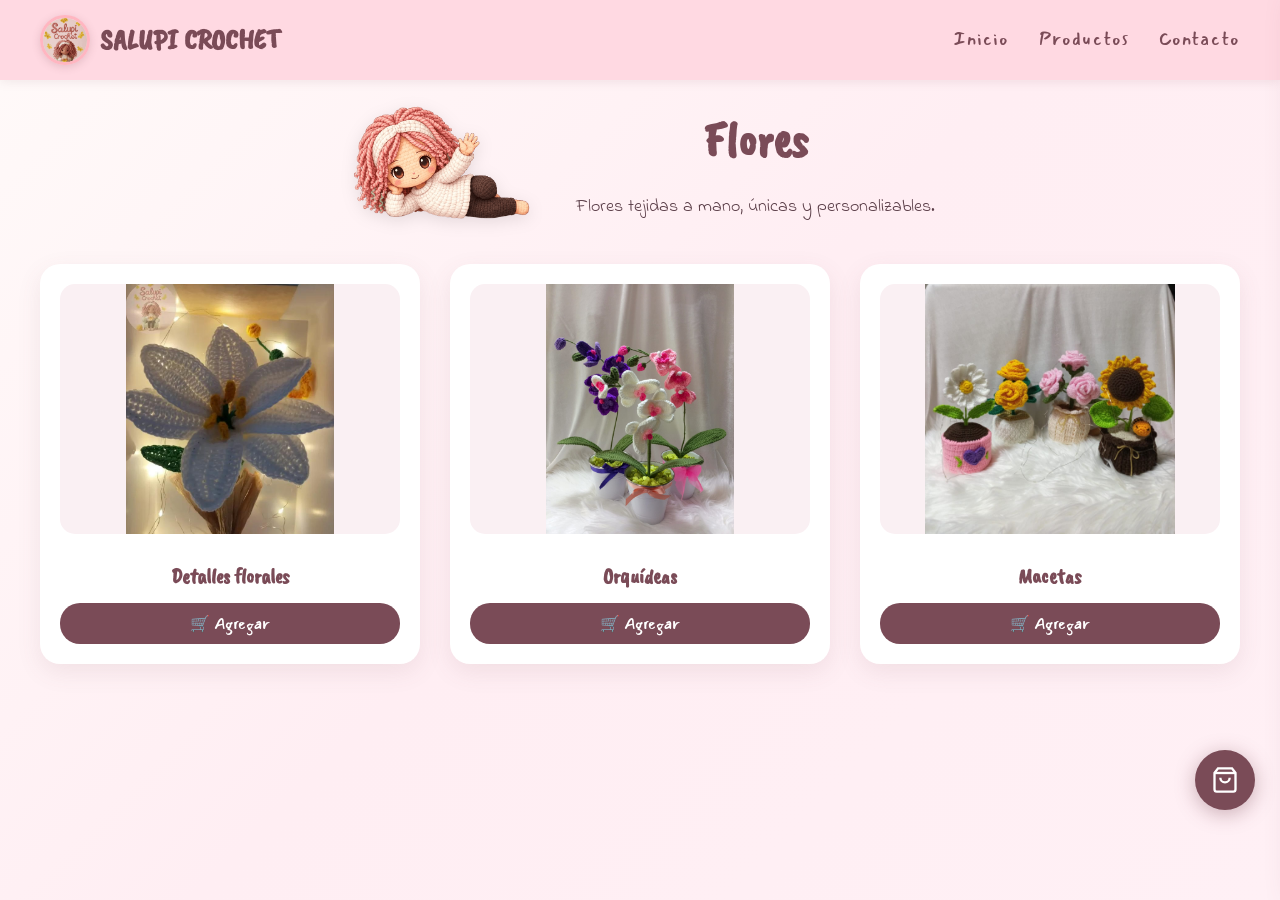
<file: flores.html>
<!DOCTYPE html>
<html lang="es">
<head>
  <meta charset="UTF-8">
  <meta name="viewport" content="width=device-width, initial-scale=1.0">
  <title>Flores | Salupi Crochet</title>
  <meta name="description" content="Flores tejidas a mano por Salupi Crochet. Orquídeas, macetas y detalles florales únicos y personalizables.">
  <meta property="og:title" content="Flores | Salupi Crochet">
  <meta property="og:description" content="Flores tejidas a mano, únicas y personalizables.">
  <meta property="og:image" content="salupi-hero.png">
  <link rel="icon" href="salupi-favicon.png" type="image/png">
  <link rel="stylesheet" href="styles.css">
  <link rel="preconnect" href="https://fonts.googleapis.com">
  <link rel="preconnect" href="https://fonts.gstatic.com" crossorigin>
  <link href="https://fonts.googleapis.com/css2?family=Caveat+Brush&family=Mansalva&family=Indie+Flower&display=swap" rel="stylesheet">
</head>
<body class="categoria">

<header>
  <nav class="navbar">
    <div class="logo"><img src="salupi-logo.png" alt="Salupi Crochet" height="50">SALUPI CROCHET</div>
    <button class="hamburger" id="hamburger" aria-label="Abrir menú" aria-expanded="false">
      <span></span><span></span><span></span>
    </button>
    <ul class="nav-links" id="nav-links">
      <li><a href="index.html">Inicio</a></li>
      <li><a href="index.html#productos">Productos</a></li>
      <li><a href="index.html#contacto">Contacto</a></li>
    </ul>
  </nav>
</header>

<section class="catalogo">
  <div class="catalogo-header">
    <img src="salupi-welcome.png" alt="Salupi" class="mascota">
    <div>
      <h1>Flores</h1>
      <p>Flores tejidas a mano, únicas y personalizables.</p>
    </div>
  </div>

  <div class="catalogo-grid">

    <div class="item">
      <img src="flores-detalle-floral.jpeg" alt="Detalles florales en crochet" loading="lazy">
      <h3>Detalles florales</h3>
      <button class="btn-agregar" data-nombre="Detalles florales" data-imagen="flores-detalle-floral.jpeg">🛒 Agregar</button>
    </div>

    <div class="item">
      <img src="flores-orquideas.jpeg" alt="Orquídeas tejidas en crochet" loading="lazy">
      <h3>Orquídeas</h3>
      <button class="btn-agregar" data-nombre="Orquídeas" data-imagen="flores-orquideas.jpeg">🛒 Agregar</button>
    </div>

    <div class="item">
      <img src="flores-macetas.jpeg" alt="Macetas tejidas en crochet" loading="lazy">
      <h3>Macetas</h3>
      <button class="btn-agregar" data-nombre="Macetas" data-imagen="flores-macetas.jpeg">🛒 Agregar</button>
    </div>

  </div>
</section>

<!-- CARRITO FLOTANTE -->
<button class="carrito-bubble" id="carrito-bubble" aria-label="Ver carrito">
  <svg viewBox="0 0 24 24" fill="none" stroke="currentColor" stroke-width="2">
    <path d="M6 2L3 6v14a2 2 0 002 2h14a2 2 0 002-2V6l-3-4z"/>
    <line x1="3" y1="6" x2="21" y2="6"/>
    <path d="M16 10a4 4 0 01-8 0"/>
  </svg>
  <span class="carrito-count" id="carrito-count">0</span>
</button>
<div class="carrito-panel" id="carrito-panel" aria-hidden="true">
  <div class="carrito-header">
    <h3>🧶 Tu carrito</h3>
    <button class="carrito-close" id="carrito-close" aria-label="Cerrar carrito">&times;</button>
  </div>
  <div class="carrito-items" id="carrito-items"><p class="carrito-vacio">Tu carrito está vacío</p></div>
  <div class="carrito-footer">
    <button class="btn btn-vaciar" id="btn-vaciar">Vaciar carrito</button>
    <a href="#" class="btn btn-whatsapp-carrito" id="btn-whatsapp-carrito" target="_blank" rel="noopener">Enviar pedido por WhatsApp</a>
  </div>
</div>
<div class="carrito-overlay" id="carrito-overlay"></div>

<script>
  const hamburger = document.getElementById('hamburger');
  const navLinks = document.getElementById('nav-links');
  hamburger.addEventListener('click', function() {
    const isOpen = navLinks.classList.toggle('nav-open');
    hamburger.classList.toggle('is-active', isOpen);
    hamburger.setAttribute('aria-expanded', isOpen);
  });
  navLinks.querySelectorAll('a').forEach(link => {
    link.addEventListener('click', () => {
      navLinks.classList.remove('nav-open');
      hamburger.classList.remove('is-active');
      hamburger.setAttribute('aria-expanded', 'false');
    });
  });
</script>
<script>
  const WA_NUMBER='573052782134';
  function getCarrito(){return JSON.parse(localStorage.getItem('salupi_carrito')||'[]');}
  function saveCarrito(c){localStorage.setItem('salupi_carrito',JSON.stringify(c));}
  function agregarAlCarrito(nombre,imagen){const c=getCarrito();const i=c.findIndex(x=>x.nombre===nombre);if(i>=0){c[i].cantidad++;}else{c.push({nombre,imagen,cantidad:1});}saveCarrito(c);renderCarrito();mostrarNotificacion('¡Agregado al carrito!');}
  function renderCarrito(){const c=getCarrito();const el=document.getElementById('carrito-items');const cnt=document.getElementById('carrito-count');const t=c.reduce((s,i)=>s+i.cantidad,0);cnt.textContent=t;cnt.style.display=t>0?'flex':'none';if(c.length===0){el.innerHTML='<p class="carrito-vacio">Tu carrito está vacío</p>';return;}el.innerHTML=c.map((item,idx)=>`<div class="carrito-item"><img src="${item.imagen}" alt="${item.nombre}"><div class="carrito-item-info"><p>${item.nombre}</p><div class="carrito-qty"><button onclick="cambiarCantidad(${idx},-1)">−</button><span>${item.cantidad}</span><button onclick="cambiarCantidad(${idx},1)">+</button></div></div><button class="carrito-item-del" onclick="eliminarItem(${idx})">×</button></div>`).join('');const msg=c.map(i=>`• ${i.nombre} x${i.cantidad}`).join('%0A');document.getElementById('btn-whatsapp-carrito').href=`https://wa.me/${WA_NUMBER}?text=Hola%20Salupi!%20Quiero%20hacer%20este%20pedido:%0A${msg}`;}
  function cambiarCantidad(idx,delta){const c=getCarrito();c[idx].cantidad+=delta;if(c[idx].cantidad<=0)c.splice(idx,1);saveCarrito(c);renderCarrito();}
  function eliminarItem(idx){const c=getCarrito();c.splice(idx,1);saveCarrito(c);renderCarrito();}
  function mostrarNotificacion(msg){const n=document.createElement('div');n.className='carrito-notif';n.textContent=msg;document.body.appendChild(n);setTimeout(()=>n.classList.add('visible'),10);setTimeout(()=>{n.classList.remove('visible');setTimeout(()=>n.remove(),300);},2000);}
  document.addEventListener('DOMContentLoaded',function(){
    renderCarrito();
    document.getElementById('carrito-bubble').addEventListener('click',()=>{document.getElementById('carrito-panel').classList.add('open');document.getElementById('carrito-overlay').classList.add('visible');});
    function cerrarCarrito(){document.getElementById('carrito-panel').classList.remove('open');document.getElementById('carrito-overlay').classList.remove('visible');}
    document.getElementById('carrito-close').addEventListener('click',cerrarCarrito);
    document.getElementById('carrito-overlay').addEventListener('click',cerrarCarrito);
    document.getElementById('btn-vaciar').addEventListener('click',()=>{saveCarrito([]);renderCarrito();});
    document.querySelectorAll('.btn-agregar').forEach(btn=>{btn.addEventListener('click',function(e){e.preventDefault();agregarAlCarrito(this.dataset.nombre,this.dataset.imagen);});});
  });
</script>

</body>
</html>
</file>
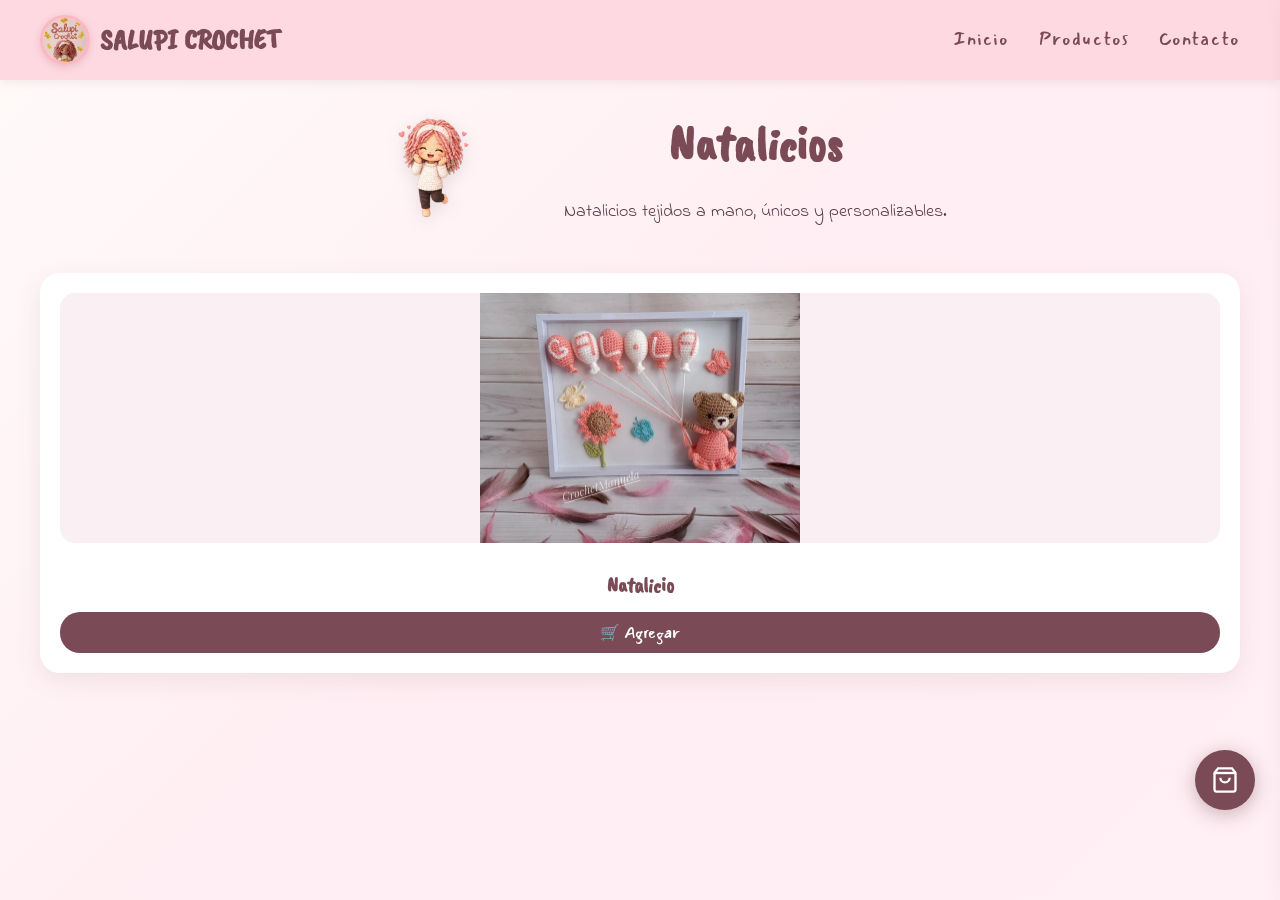
<file: natalicios.html>
<!DOCTYPE html>
<html lang="es">
<head>
  <meta charset="UTF-8">
  <meta name="viewport" content="width=device-width, initial-scale=1.0">
  <title>Natalicios | Salupi Crochet</title>
  <meta name="description" content="Natalicios tejidos a mano por Salupi Crochet. Detalles únicos y personalizables para celebrar nuevas vidas.">
  <meta property="og:title" content="Natalicios | Salupi Crochet">
  <meta property="og:description" content="Natalicios tejidos a mano, únicos y personalizables.">
  <meta property="og:image" content="salupi-hero.png">
  <link rel="icon" href="salupi-favicon.png" type="image/png">
  <link rel="stylesheet" href="styles.css">
  <link rel="preconnect" href="https://fonts.googleapis.com">
  <link rel="preconnect" href="https://fonts.gstatic.com" crossorigin>
  <link href="https://fonts.googleapis.com/css2?family=Caveat+Brush&family=Mansalva&family=Indie+Flower&display=swap" rel="stylesheet">
</head>
<body class="categoria">

<header>
  <nav class="navbar">
    <div class="logo"><img src="salupi-logo.png" alt="Salupi Crochet" height="50">SALUPI CROCHET</div>
    <button class="hamburger" id="hamburger" aria-label="Abrir menú" aria-expanded="false">
      <span></span><span></span><span></span>
    </button>
    <ul class="nav-links" id="nav-links">
      <li><a href="index.html">Inicio</a></li>
      <li><a href="index.html#productos">Productos</a></li>
      <li><a href="index.html#contacto">Contacto</a></li>
    </ul>
  </nav>
</header>

<section class="catalogo">
  <div class="catalogo-header">
    <img src="salupi-ofertas.png" alt="Salupi" class="mascota">
    <div>
      <h1>Natalicios</h1>
      <p>Natalicios tejidos a mano, únicos y personalizables.</p>
    </div>
  </div>

  <div class="catalogo-grid">

    <div class="item">
      <img src="i2763601183.webp" alt="Natalicio tejido en crochet" loading="lazy">
      <h3>Natalicio</h3>
      <button class="btn-agregar" data-nombre="Natalicio" data-imagen="i2763601183.webp">🛒 Agregar</button>
    </div>

  </div>
</section>

<!-- CARRITO FLOTANTE -->
<button class="carrito-bubble" id="carrito-bubble" aria-label="Ver carrito">
  <svg viewBox="0 0 24 24" fill="none" stroke="currentColor" stroke-width="2">
    <path d="M6 2L3 6v14a2 2 0 002 2h14a2 2 0 002-2V6l-3-4z"/>
    <line x1="3" y1="6" x2="21" y2="6"/>
    <path d="M16 10a4 4 0 01-8 0"/>
  </svg>
  <span class="carrito-count" id="carrito-count">0</span>
</button>
<div class="carrito-panel" id="carrito-panel" aria-hidden="true">
  <div class="carrito-header">
    <h3>🧶 Tu carrito</h3>
    <button class="carrito-close" id="carrito-close" aria-label="Cerrar carrito">&times;</button>
  </div>
  <div class="carrito-items" id="carrito-items"><p class="carrito-vacio">Tu carrito está vacío</p></div>
  <div class="carrito-footer">
    <button class="btn btn-vaciar" id="btn-vaciar">Vaciar carrito</button>
    <a href="#" class="btn btn-whatsapp-carrito" id="btn-whatsapp-carrito" target="_blank" rel="noopener">Enviar pedido por WhatsApp</a>
  </div>
</div>
<div class="carrito-overlay" id="carrito-overlay"></div>

<script>
  const hamburger = document.getElementById('hamburger');
  const navLinks = document.getElementById('nav-links');
  hamburger.addEventListener('click', function() {
    const isOpen = navLinks.classList.toggle('nav-open');
    hamburger.classList.toggle('is-active', isOpen);
    hamburger.setAttribute('aria-expanded', isOpen);
  });
  navLinks.querySelectorAll('a').forEach(link => {
    link.addEventListener('click', () => {
      navLinks.classList.remove('nav-open');
      hamburger.classList.remove('is-active');
      hamburger.setAttribute('aria-expanded', 'false');
    });
  });
</script>
<script>
  const WA_NUMBER='573052782134';
  function getCarrito(){return JSON.parse(localStorage.getItem('salupi_carrito')||'[]');}
  function saveCarrito(c){localStorage.setItem('salupi_carrito',JSON.stringify(c));}
  function agregarAlCarrito(nombre,imagen){const c=getCarrito();const i=c.findIndex(x=>x.nombre===nombre);if(i>=0){c[i].cantidad++;}else{c.push({nombre,imagen,cantidad:1});}saveCarrito(c);renderCarrito();mostrarNotificacion('¡Agregado al carrito!');}
  function renderCarrito(){const c=getCarrito();const el=document.getElementById('carrito-items');const cnt=document.getElementById('carrito-count');const t=c.reduce((s,i)=>s+i.cantidad,0);cnt.textContent=t;cnt.style.display=t>0?'flex':'none';if(c.length===0){el.innerHTML='<p class="carrito-vacio">Tu carrito está vacío</p>';return;}el.innerHTML=c.map((item,idx)=>`<div class="carrito-item"><img src="${item.imagen}" alt="${item.nombre}"><div class="carrito-item-info"><p>${item.nombre}</p><div class="carrito-qty"><button onclick="cambiarCantidad(${idx},-1)">−</button><span>${item.cantidad}</span><button onclick="cambiarCantidad(${idx},1)">+</button></div></div><button class="carrito-item-del" onclick="eliminarItem(${idx})">×</button></div>`).join('');const msg=c.map(i=>`• ${i.nombre} x${i.cantidad}`).join('%0A');document.getElementById('btn-whatsapp-carrito').href=`https://wa.me/${WA_NUMBER}?text=Hola%20Salupi!%20Quiero%20hacer%20este%20pedido:%0A${msg}`;}
  function cambiarCantidad(idx,delta){const c=getCarrito();c[idx].cantidad+=delta;if(c[idx].cantidad<=0)c.splice(idx,1);saveCarrito(c);renderCarrito();}
  function eliminarItem(idx){const c=getCarrito();c.splice(idx,1);saveCarrito(c);renderCarrito();}
  function mostrarNotificacion(msg){const n=document.createElement('div');n.className='carrito-notif';n.textContent=msg;document.body.appendChild(n);setTimeout(()=>n.classList.add('visible'),10);setTimeout(()=>{n.classList.remove('visible');setTimeout(()=>n.remove(),300);},2000);}
  document.addEventListener('DOMContentLoaded',function(){
    renderCarrito();
    document.getElementById('carrito-bubble').addEventListener('click',()=>{document.getElementById('carrito-panel').classList.add('open');document.getElementById('carrito-overlay').classList.add('visible');});
    function cerrarCarrito(){document.getElementById('carrito-panel').classList.remove('open');document.getElementById('carrito-overlay').classList.remove('visible');}
    document.getElementById('carrito-close').addEventListener('click',cerrarCarrito);
    document.getElementById('carrito-overlay').addEventListener('click',cerrarCarrito);
    document.getElementById('btn-vaciar').addEventListener('click',()=>{saveCarrito([]);renderCarrito();});
    document.querySelectorAll('.btn-agregar').forEach(btn=>{btn.addEventListener('click',function(e){e.preventDefault();agregarAlCarrito(this.dataset.nombre,this.dataset.imagen);});});
  });
</script>

</body>
</html>
</file>
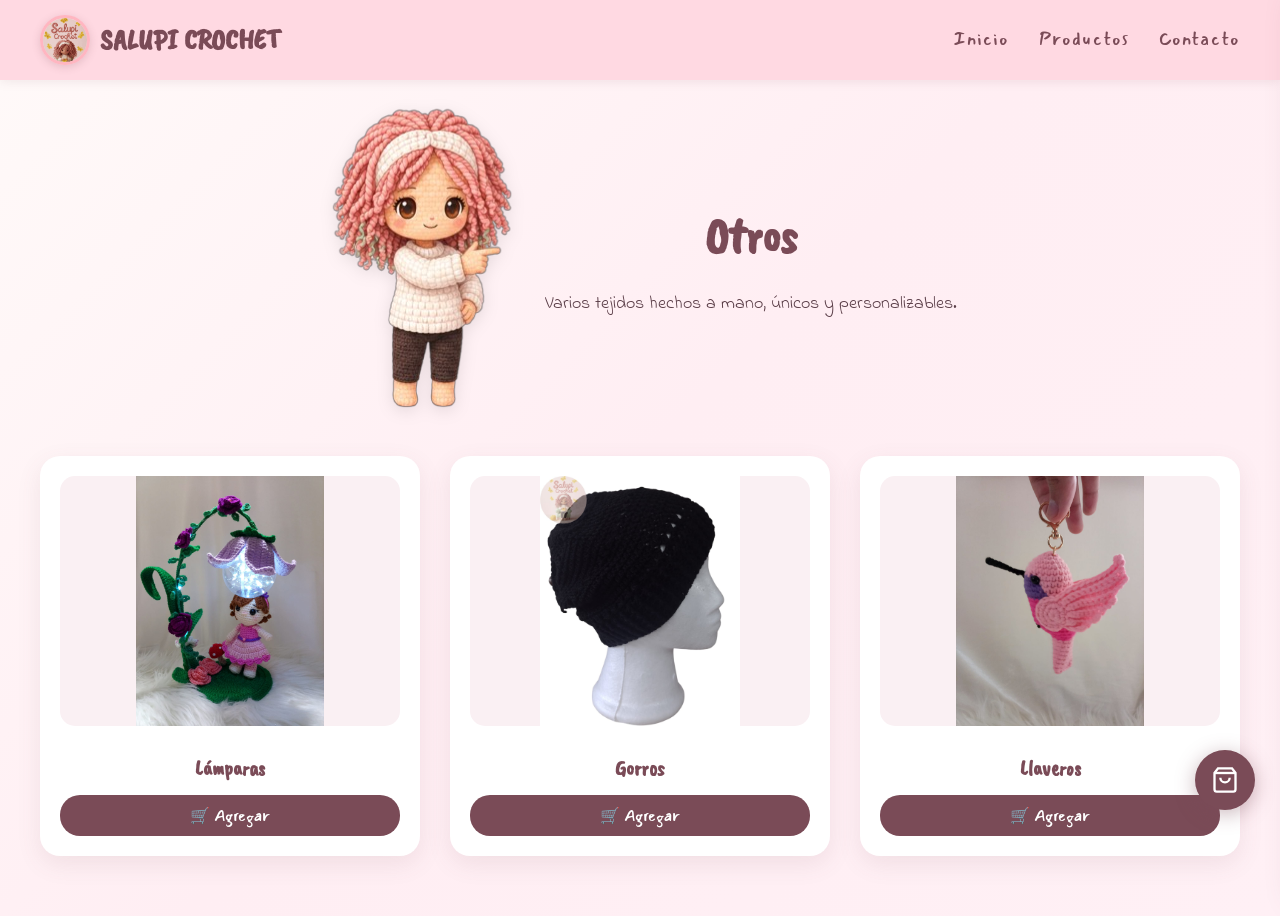
<file: otros.html>
<!DOCTYPE html>
<html lang="es">
<head>
  <meta charset="UTF-8">
  <meta name="viewport" content="width=device-width, initial-scale=1.0">
  <title>Otros | Salupi Crochet</title>
  <meta name="description" content="Otros tejidos hechos a mano por Salupi Crochet. Lámparas, gorros, llaveros y más.">
  <meta property="og:title" content="Otros | Salupi Crochet">
  <meta property="og:description" content="Varios tejidos hechos a mano, únicos y personalizables.">
  <meta property="og:image" content="salupi-hero.png">
  <link rel="icon" href="salupi-favicon.png" type="image/png">
  <link rel="stylesheet" href="styles.css">
  <link rel="preconnect" href="https://fonts.googleapis.com">
  <link rel="preconnect" href="https://fonts.gstatic.com" crossorigin>
  <link href="https://fonts.googleapis.com/css2?family=Caveat+Brush&family=Mansalva&family=Indie+Flower&display=swap" rel="stylesheet">
</head>
<body class="categoria">

<header>
  <nav class="navbar">
    <div class="logo"><img src="salupi-logo.png" alt="Salupi Crochet" height="50">SALUPI CROCHET</div>
    <button class="hamburger" id="hamburger" aria-label="Abrir menú" aria-expanded="false">
      <span></span><span></span><span></span>
    </button>
    <ul class="nav-links" id="nav-links">
      <li><a href="index.html">Inicio</a></li>
      <li><a href="index.html#productos">Productos</a></li>
      <li><a href="index.html#contacto">Contacto</a></li>
    </ul>
  </nav>
</header>

<section class="catalogo">
  <div class="catalogo-header">
    <img src="salupi-vendidos.png" alt="Salupi" class="mascota">
    <div>
      <h1>Otros</h1>
      <p>Varios tejidos hechos a mano, únicos y personalizables.</p>
    </div>
  </div>

  <div class="catalogo-grid">

    <div class="item">
      <img src="otros-lamparas.jpeg" alt="Lámpara tejida en crochet" loading="lazy">
      <h3>Lámparas</h3>
      <button class="btn-agregar" data-nombre="Lámpara" data-imagen="otros-lamparas.jpeg">🛒 Agregar</button>
    </div>

    <div class="item">
      <img src="otros-gorros.jpeg" alt="Gorro tejido en crochet" loading="lazy">
      <h3>Gorros</h3>
      <button class="btn-agregar" data-nombre="Gorro" data-imagen="otros-gorros.jpeg">🛒 Agregar</button>
    </div>

    <div class="item">
      <img src="otros-llavero.jpeg" alt="Llavero tejido en crochet" loading="lazy">
      <h3>Llaveros</h3>
      <button class="btn-agregar" data-nombre="Llavero" data-imagen="otros-llavero.jpeg">🛒 Agregar</button>
    </div>

  </div>
</section>

<!-- CARRITO FLOTANTE -->
<button class="carrito-bubble" id="carrito-bubble" aria-label="Ver carrito">
  <svg viewBox="0 0 24 24" fill="none" stroke="currentColor" stroke-width="2">
    <path d="M6 2L3 6v14a2 2 0 002 2h14a2 2 0 002-2V6l-3-4z"/>
    <line x1="3" y1="6" x2="21" y2="6"/>
    <path d="M16 10a4 4 0 01-8 0"/>
  </svg>
  <span class="carrito-count" id="carrito-count">0</span>
</button>
<div class="carrito-panel" id="carrito-panel" aria-hidden="true">
  <div class="carrito-header">
    <h3>🧶 Tu carrito</h3>
    <button class="carrito-close" id="carrito-close" aria-label="Cerrar carrito">&times;</button>
  </div>
  <div class="carrito-items" id="carrito-items"><p class="carrito-vacio">Tu carrito está vacío</p></div>
  <div class="carrito-footer">
    <button class="btn btn-vaciar" id="btn-vaciar">Vaciar carrito</button>
    <a href="#" class="btn btn-whatsapp-carrito" id="btn-whatsapp-carrito" target="_blank" rel="noopener">Enviar pedido por WhatsApp</a>
  </div>
</div>
<div class="carrito-overlay" id="carrito-overlay"></div>

<script>
  const hamburger = document.getElementById('hamburger');
  const navLinks = document.getElementById('nav-links');
  hamburger.addEventListener('click', function() {
    const isOpen = navLinks.classList.toggle('nav-open');
    hamburger.classList.toggle('is-active', isOpen);
    hamburger.setAttribute('aria-expanded', isOpen);
  });
  navLinks.querySelectorAll('a').forEach(link => {
    link.addEventListener('click', () => {
      navLinks.classList.remove('nav-open');
      hamburger.classList.remove('is-active');
      hamburger.setAttribute('aria-expanded', 'false');
    });
  });
</script>
<script>
  const WA_NUMBER='573052782134';
  function getCarrito(){return JSON.parse(localStorage.getItem('salupi_carrito')||'[]');}
  function saveCarrito(c){localStorage.setItem('salupi_carrito',JSON.stringify(c));}
  function agregarAlCarrito(nombre,imagen){const c=getCarrito();const i=c.findIndex(x=>x.nombre===nombre);if(i>=0){c[i].cantidad++;}else{c.push({nombre,imagen,cantidad:1});}saveCarrito(c);renderCarrito();mostrarNotificacion('¡Agregado al carrito!');}
  function renderCarrito(){const c=getCarrito();const el=document.getElementById('carrito-items');const cnt=document.getElementById('carrito-count');const t=c.reduce((s,i)=>s+i.cantidad,0);cnt.textContent=t;cnt.style.display=t>0?'flex':'none';if(c.length===0){el.innerHTML='<p class="carrito-vacio">Tu carrito está vacío</p>';return;}el.innerHTML=c.map((item,idx)=>`<div class="carrito-item"><img src="${item.imagen}" alt="${item.nombre}"><div class="carrito-item-info"><p>${item.nombre}</p><div class="carrito-qty"><button onclick="cambiarCantidad(${idx},-1)">−</button><span>${item.cantidad}</span><button onclick="cambiarCantidad(${idx},1)">+</button></div></div><button class="carrito-item-del" onclick="eliminarItem(${idx})">×</button></div>`).join('');const msg=c.map(i=>`• ${i.nombre} x${i.cantidad}`).join('%0A');document.getElementById('btn-whatsapp-carrito').href=`https://wa.me/${WA_NUMBER}?text=Hola%20Salupi!%20Quiero%20hacer%20este%20pedido:%0A${msg}`;}
  function cambiarCantidad(idx,delta){const c=getCarrito();c[idx].cantidad+=delta;if(c[idx].cantidad<=0)c.splice(idx,1);saveCarrito(c);renderCarrito();}
  function eliminarItem(idx){const c=getCarrito();c.splice(idx,1);saveCarrito(c);renderCarrito();}
  function mostrarNotificacion(msg){const n=document.createElement('div');n.className='carrito-notif';n.textContent=msg;document.body.appendChild(n);setTimeout(()=>n.classList.add('visible'),10);setTimeout(()=>{n.classList.remove('visible');setTimeout(()=>n.remove(),300);},2000);}
  document.addEventListener('DOMContentLoaded',function(){
    renderCarrito();
    document.getElementById('carrito-bubble').addEventListener('click',()=>{document.getElementById('carrito-panel').classList.add('open');document.getElementById('carrito-overlay').classList.add('visible');});
    function cerrarCarrito(){document.getElementById('carrito-panel').classList.remove('open');document.getElementById('carrito-overlay').classList.remove('visible');}
    document.getElementById('carrito-close').addEventListener('click',cerrarCarrito);
    document.getElementById('carrito-overlay').addEventListener('click',cerrarCarrito);
    document.getElementById('btn-vaciar').addEventListener('click',()=>{saveCarrito([]);renderCarrito();});
    document.querySelectorAll('.btn-agregar').forEach(btn=>{btn.addEventListener('click',function(e){e.preventDefault();agregarAlCarrito(this.dataset.nombre,this.dataset.imagen);});});
  });
</script>

</body>
</html>
</file>
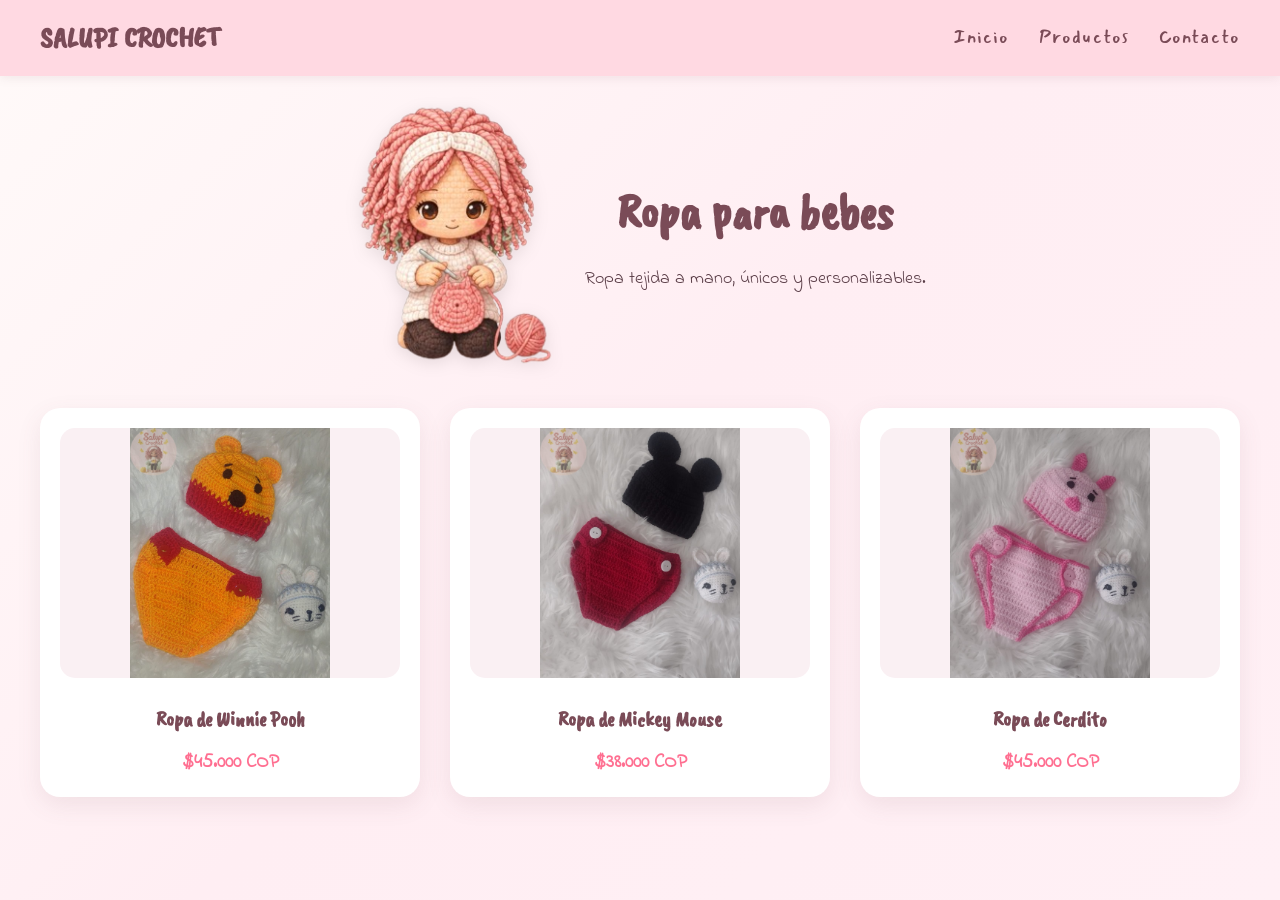
<file: ropaparabebes.html>
<!DOCTYPE html>
<html lang="es">
<head>
  <meta charset="UTF-8">
  <meta name="viewport" content="width=device-width, initial-scale=1.0">
  <title>Ropa para bebes | Salupi Crochet</title>
  <link rel="stylesheet" href="styles.css">
  <link rel="preconnect" href="https://fonts.googleapis.com">
  <link rel="preconnect" href="https://fonts.gstatic.com" crossorigin>
  <link href="https://fonts.googleapis.com/css2?family=Caveat+Brush&family=Mansalva&family=Indie+Flower&display=swap" rel="stylesheet">
</head>
<body class="categoria">

<header>
  <nav class="navbar">
    <div class="logo">SALUPI CROCHET</div>
    <ul class="nav-links">
      <li><a href="index.html">Inicio</a></li>
      <li><a href="index.html#productos">Productos</a></li>
      <li><a href="index.html#contacto">Contacto</a></li>
    </ul>
  </nav>
</header>

<section class="catalogo">
  <div class="catalogo-header">
    <img src="salupi-historia.png" alt="Salupi" class="mascota">
    <div>
      <h1>Ropa para bebes</h1>
      <p>Ropa tejida a mano, únicos y personalizables.</p>
    </div>
  </div>

  <div class="catalogo-grid">

    <div class="item">
      <img src="WhatsApp Image 2026-02-12 at 3.47.54 PM.jpeg" alt="" width="250px">
      <h3>Ropa de Winnie Pooh</h3>
      <p>$45.000 COP</p>
    </div>

    <div class="item">
      <img src="WhatsApp Image 2026-02-12 at 3.47.54 PM (1).jpeg" alt="" width="250px">
      <h3>Ropa de Mickey Mouse</h3>
      <p>$38.000 COP</p>
    </div>

    <div class="item">
      <img src="WhatsApp Image 2026-02-12 at 3.47.54 PM (2).jpeg" alt="" width="250px">
      <h3>Ropa de Cerdito</h3>
      <p>$45.000 COP</p>
    </div>

  </div>
</section>

</body>
</html>
</file>
<file: styles.css>
/* ===== RESET BÁSICO ===== */
* {
  margin: 0;
  padding: 0;
  box-sizing: border-box;
}

html {
  scroll-behavior: smooth;
}

body {
  font-family: 'Indie Flower', cursive;
  font-size: 18px;
  background-color: #fffaf9;
  color: #5a3d47;
  line-height: 1.6;
  overflow-x: hidden;
}

/* ===== TIPOGRAFÍA ===== */
h1, h2, h3 {
  font-family: 'Caveat Brush', cursive;
  color: #7a4b57;
}

.section-title {
  font-size: 2.5rem;
  text-align: center;
  margin-bottom: 20px;
}

/* ===== HAMBURGER BUTTON ===== */
.hamburger {
  display: none;
  flex-direction: column;
  justify-content: space-between;
  width: 30px;
  height: 22px;
  background: none;
  border: none;
  cursor: pointer;
  padding: 0;
  z-index: 1100;
}

.hamburger span {
  display: block;
  width: 100%;
  height: 3px;
  background: #7a4b57;
  border-radius: 3px;
  transition: all 0.3s ease;
  transform-origin: center;
}

.hamburger.is-active span:nth-child(1) {
  transform: translateY(9.5px) rotate(45deg);
}

.hamburger.is-active span:nth-child(2) {
  opacity: 0;
  transform: scaleX(0);
}

.hamburger.is-active span:nth-child(3) {
  transform: translateY(-9.5px) rotate(-45deg);
}

/* ===== NAVBAR ===== */
header {
  position: fixed;
  top: 0;
  width: 100%;
  z-index: 1000;
  background: #ffd9e2;
  padding: 15px 30px;
  box-shadow: 0 2px 10px rgba(122, 75, 87, 0.1);
}

.navbar {
  display: flex;
  justify-content: space-between;
  align-items: center;
  max-width: 1200px;
  margin: 0 auto;
}

.logo {
  font-family: 'Caveat Brush', cursive;
  font-size: 1.8rem;
  color: #7a4b57;
  font-weight: bold;
  display: flex;
  align-items: center;
  gap: 10px;
}

.logo img {
  width: 50px;
  height: 50px;
  border-radius: 50%;
  object-fit: cover;
  border: 3px solid #ffb6c1;
  box-shadow: 0 2px 8px rgba(122, 75, 87, 0.2);
}

.nav-links {
  display: flex;
  list-style: none;
  gap: 30px;
}

.nav-links a {
  font-family: 'Mansalva', cursive;
  text-decoration: none;
  color: #7a4b57;
  font-size: 1.1rem;
  transition: color 0.3s;
  letter-spacing: 1px;
}

.nav-links a:hover {
  color: #ff6f91;
}

/* Espacio para navbar fija */
main {
  margin-top: 70px;
}

/* ===== MASCOTAS ===== */
.mascota {
  max-width: 200px;
  height: auto;
  filter: drop-shadow(0 4px 8px rgba(0,0,0,0.1));
}

.mascota-hero {
  max-width: 380px;
  animation: float 3s ease-in-out infinite;
}

.mascota-small {
  max-width: 180px;
  margin: 20px auto;
  display: block;
}

.mascota-productos {
  max-width: 350px;
  margin-right: 40px;
  flex-shrink: 0;
}

.mascota-historia {
  width: 100%;
  height: 100%;
  object-fit: contain;
}

.mascota-vendidos {
  max-width: 100px;
  margin-bottom: 10px;
}

.mascota-ofertas {
  max-width: 280px;
  margin: 0;
  animation: bounce 2s ease-in-out infinite;
  flex-shrink: 0;
}

.mascota-contacto {
  max-width: 260px;
  margin-bottom: 30px;
}

.mascota-footer {
  max-width: 200px;
  margin-bottom: 15px;
}

@keyframes float {
  0%, 100% { transform: translateY(0); }
  50% { transform: translateY(-15px); }
}

@keyframes bounce {
  0%, 100% { transform: translateY(0) scale(1); }
  50% { transform: translateY(-10px) scale(1.05); }
}

/* ===== BOTONES ===== */
.btn {
  display: inline-block;
  padding: 12px 30px;
  border-radius: 30px;
  text-decoration: none;
  font-family: 'Mansalva', cursive;
  font-size: 1.1rem;
  letter-spacing: 1px;
  transition: all 0.3s ease;
  cursor: pointer;
  border: none;
}

.btn-primary {
  background: #ff8fab;
  color: white;
  box-shadow: 0 4px 15px rgba(255, 143, 171, 0.4);
}

.btn-primary:hover {
  background: #ff6f91;
  transform: translateY(-3px);
  box-shadow: 0 6px 20px rgba(255, 111, 145, 0.5);
}

.btn-ver {
  background: #7a4b57;
  color: white;
  padding: 8px 20px;
  font-size: 1rem;
}

.btn-ver:hover {
  background: #5a3d47;
}

.btn-oferta {
  background: white;
  color: #ff6f91;
  font-weight: bold;
  padding: 15px 35px;
  font-size: 1.2rem;
}

.btn-oferta:hover {
  background: #fff0f5;
  transform: scale(1.05);
}

.btn-instagram {
  background: linear-gradient(45deg, #f09433, #e6683c, #dc2743, #cc2366, #bc1888);
  color: white;
  margin-top: 30px;
}

.btn-contacto {
  background: #ffd9e2;
  color: #7a4b57;
  margin: 10px;
  min-width: 140px;
  text-align: center;
}

.btn-contacto:hover {
  background: #ff8fab;
  color: white;
}

/* ===== HERO SECTION ===== */
.hero {
  min-height: calc(100vh - 70px);
  display: flex;
  flex-direction: column;
  justify-content: center;
  align-items: center;
  padding: 60px 20px;
  background: url('fondo-hero.webp') center/cover no-repeat;
  position: relative;
  overflow: hidden;
}

.hero::after {
  content: '';
  position: absolute;
  top: 0;
  left: 0;
  right: 0;
  bottom: 0;
  background-image: 
    radial-gradient(circle, rgba(255, 182, 193, 0.5) 3px, transparent 3px),
    radial-gradient(circle, rgba(255, 218, 185, 0.4) 2px, transparent 2px);
  background-size: 80px 80px, 120px 120px;
  background-position: 0 0, 40px 40px;
  opacity: 0.3;
  pointer-events: none;
  z-index: 1;
}

.hero::before {
  content: '';
  position: absolute;
  top: 0;
  left: 0;
  right: 0;
  bottom: 0;
  background: rgba(255, 192, 203, 0.25);
  backdrop-filter: blur(3px);
  -webkit-backdrop-filter: blur(3px);
  z-index: 1;
}

.hero-content {
  display: flex;
  align-items: center;
  justify-content: center;
  gap: 60px;
  max-width: 1000px;
  z-index: 2;
  position: relative;
}

.hero-text {
  text-align: left;
}

.hero h1 {
  font-size: 4.5rem;
  color: #7a4b57;
  margin-bottom: 10px;
  line-height: 1.2;
}

.hero-subtitle {
  font-size: 1.8rem;
  color: #ff8fab;
  margin-bottom: 5px;
  font-family: 'Caveat Brush', cursive;
}

.hero-description {
  font-size: 1.3rem;
  color: #8a5d67;
  margin-bottom: 30px;
}

.hero-decorations {
  display: flex;
  gap: 30px;
  margin-top: 40px;
  font-size: 1.5rem;
  position: relative;
  z-index: 2;
}

.decoration {
  animation: float 2s ease-in-out infinite;
}

.decoration:nth-child(2) { animation-delay: 0.3s; }
.decoration:nth-child(3) { animation-delay: 0.6s; }
.decoration:nth-child(4) { animation-delay: 0.9s; }
.decoration:nth-child(5) { animation-delay: 1.2s; }

/* ===== BIENVENIDA ===== */
.bienvenida {
  padding: 40px 20px;
  text-align: center;
  background: white;
}

.bienvenida-texto {
  font-family: 'Caveat Brush', cursive;
  font-size: 2rem;
  color: #7a4b57;
  margin-bottom: 10px;
}

/* ===== PRODUCTOS ===== */
.productos {
  padding: 80px 20px;
  background: #fff0f5;
  text-align: center;
}

.productos-header {
  display: flex;
  flex-direction: column;
  align-items: center;
  margin-bottom: 40px;
}

.productos-content {
  display: flex;
  align-items: flex-start;
  justify-content: center;
  gap: 40px;
  max-width: 1200px;
  margin: 0 auto;
}

.productos-grid {
  display: grid;
  grid-template-columns: repeat(5, 1fr);
  gap: 20px;
  flex: 1;
  max-width: 900px;
}

.producto-card {
  background: white;
  border-radius: 15px;
  padding: 15px 10px;
  box-shadow: 0 4px 15px rgba(122, 75, 87, 0.1);
  transition: all 0.4s cubic-bezier(0.175, 0.885, 0.32, 1.275);
  transform-origin: center;
}

.producto-card:hover {
  transform: scale(1.08);
  box-shadow: 0 20px 40px rgba(122, 75, 87, 0.25);
  z-index: 100;
}

.producto-card a {
  text-decoration: none;
  color: inherit;
}

.producto-card img {
  width: 100%;
  height: 140px;
  object-fit: cover;
  border-radius: 12px;
  margin-bottom: 10px;
}

.producto-card h3 {
  font-size: 1.1rem;
  margin-bottom: 10px;
}

.productos-decorations {
  margin-top: 40px;
  font-size: 1.8rem;
  letter-spacing: 20px;
}

/* ===== HISTORIA ===== */
.historia {
  padding: 80px 20px;
  background: white;
  text-align: center;
}

.historia-content {
  display: flex;
  align-items: center;
  justify-content: center;
  gap: 60px;
  max-width: 1000px;
  margin: 0 auto;
}

.salupi-historia-container {
  width: 280px;
  height: 350px;
  display: flex;
  align-items: center;
  justify-content: center;
  flex-shrink: 0;
}

.salupi-historia-container img {
  width: 100%;
  height: 100%;
  object-fit: contain;
  transition: all 0.4s cubic-bezier(0.175, 0.885, 0.32, 1.275);
}

.timeline {
  flex: 1;
  max-width: 600px;
  position: relative;
  margin: 40px auto;
}

.timeline-line {
  position: absolute;
  top: 50%;
  left: 0;
  right: 0;
  height: 4px;
  background: linear-gradient(90deg, #ffd9e2, #ff8fab, #ffd9e2);
  border-radius: 2px;
  transform: translateY(-50%);
}

.timeline-items {
  display: flex;
  justify-content: space-between;
  position: relative;
  z-index: 1;
}

.timeline-item {
  display: flex;
  flex-direction: column;
  align-items: center;
  background: white;
  padding: 10px;
}

.timeline-icon {
  font-size: 2rem;
  margin-bottom: 10px;
  background: white;
  width: 50px;
  height: 50px;
  display: flex;
  align-items: center;
  justify-content: center;
  border-radius: 50%;
  box-shadow: 0 4px 15px rgba(122, 75, 87, 0.1);
  border: 3px solid #ffd9e2;
}

.timeline-item h4 {
  font-family: 'Indie Flower', cursive;
  font-size: 1rem;
  color: #7a4b57;
}

.timeline-item {
  cursor: pointer;
  transition: all 0.3s ease;
  border-radius: 15px;
}

.timeline-item:hover {
  background: #fff0f5;
  transform: scale(1.1);
  box-shadow: 0 8px 25px rgba(255, 143, 171, 0.3);
}

.timeline-item:hover .timeline-icon {
  border-color: #ff8fab;
  background: #ffeef3;
  transform: scale(1.15);
}

.timeline-icon {
  transition: all 0.3s ease;
}

.historia-texto {
  max-width: 600px;
  margin: 40px auto 0;
  font-size: 1.1rem;
  color: #6a4d57;
}

/* ===== MÁS VENDIDOS ===== */
.mas-vendidos {
  padding: 80px 20px;
  background: linear-gradient(135deg, #ffeef3 0%, #ffd9e2 100%);
  text-align: center;
}

.vendidos-header {
  display: flex;
  flex-direction: column;
  align-items: center;
  margin-bottom: 40px;
}

.vendidos-grid {
  display: grid;
  grid-template-columns: repeat(auto-fit, minmax(250px, 1fr));
  gap: 30px;
  max-width: 900px;
  margin: 0 auto;
}

.vendido-card {
  background: white;
  border-radius: 20px;
  padding: 20px;
  box-shadow: 0 8px 25px rgba(122, 75, 87, 0.1);
  position: relative;
  transition: transform 0.3s;
}

.vendido-card:hover {
  transform: scale(1.03);
}

.vendido-badge {
  position: absolute;
  top: -10px;
  left: 50%;
  transform: translateX(-50%);
  background: #ff6f91;
  color: white;
  font-family: 'Caveat Brush', cursive;
  font-size: 1.5rem;
  padding: 5px 20px;
  border-radius: 20px;
  box-shadow: 0 4px 10px rgba(255, 111, 145, 0.3);
}

.vendido-card img {
  width: 100%;
  height: 200px;
  object-fit: contain;
  background: #faf0f3;
  border-radius: 15px;
  margin-top: 20px;
  margin-bottom: 15px;
}

.vendido-card h4 {
  font-family: 'Indie Flower', cursive;
  font-size: 1.2rem;
  color: #5a3d47;
}

/* ===== OFERTAS ===== */
.ofertas {
  padding: 80px 20px;
  background: #ff8fab;
  text-align: center;
}

.ofertas-content {
  display: flex;
  justify-content: center;
  align-items: center;
}

.oferta-banner {
  background: white;
  padding: 30px 50px;
  border-radius: 30px;
  box-shadow: 0 10px 40px rgba(0,0,0,0.1);
  display: flex;
  align-items: center;
  gap: 40px;
  max-width: 900px;
}

.oferta-texto {
  text-align: left;
}

.oferta-ribbons {
  display: flex;
  align-items: center;
  gap: 15px;
  margin-bottom: 10px;
}

.oferta-ribbon {
  font-size: 2rem;
}

.oferta-titulo {
  font-size: 2.5rem;
  color: #ff6f91;
  margin: 0;
}

.oferta-descripcion {
  font-size: 1.2rem;
  color: #7a4b57;
  margin: 15px 0;
  text-align: center;
}

.btn-oferta {
  display: block;
  margin: 20px auto 0;
  text-align: center;
}

/* ===== GALERÍA ===== */
.galeria {
  padding: 80px 20px;
  background: white;
  text-align: center;
}

.galeria-grid {
  display: grid;
  grid-template-columns: repeat(auto-fit, minmax(180px, 1fr));
  gap: 15px;
  max-width: 1000px;
  margin: 40px auto;
}

.galeria-grid img {
  width: 100%;
  height: 180px;
  object-fit: cover;
  border-radius: 15px;
  transition: transform 0.3s;
  cursor: pointer;
}

.galeria-grid img:hover {
  transform: scale(1.05);
}

/* ===== CONTACTO ===== */
.contacto {
  padding: 80px 20px;
  background: linear-gradient(135deg, #fffaf9 0%, #ffeef3 100%);
  text-align: center;
}

.contacto-content {
  display: flex;
  flex-direction: column;
  align-items: center;
}

.contacto-botones {
  display: flex;
  flex-wrap: wrap;
  justify-content: center;
  gap: 15px;
  margin-top: 30px;
}

/* ===== FOOTER ===== */
.footer {
  background: #7a4b57;
  color: white;
  padding: 40px 20px;
  text-align: center;
}

.footer-content {
  display: flex;
  flex-direction: column;
  align-items: center;
}

.footer h3 {
  color: white;
  font-size: 1.5rem;
  margin-bottom: 5px;
}

.footer p {
  color: #ffd9e2;
  font-size: 1.1rem;
}

/* ===== CATEGORÍAS DE PRODUCTOS ===== */
.catalogo {
  padding: 100px 20px 60px;
  background: linear-gradient(135deg, #fffaf9 0%, #ffeef3 50%, #fff0f5 100%);
  min-height: 100vh;
  text-align: center;
}

.catalogo h1 {
  font-size: 3rem;
  color: #7a4b57;
  margin-bottom: 15px;
}

.catalogo > p {
  font-size: 1.3rem;
  color: #8a5d67;
  margin-bottom: 40px;
}

.catalogo-header {
  display: flex;
  align-items: center;
  justify-content: center;
  gap: 30px;
  margin-bottom: 40px;
}

.catalogo-header img {
  max-width: 200px;
}

.catalogo-grid {
  display: grid;
  grid-template-columns: repeat(auto-fit, minmax(280px, 1fr));
  gap: 30px;
  max-width: 1200px;
  margin: 0 auto;
}

.item {
  background: white;
  border-radius: 20px;
  padding: 20px;
  box-shadow: 0 8px 25px rgba(122, 75, 87, 0.1);
  transition: all 0.4s cubic-bezier(0.175, 0.885, 0.32, 1.275);
  transform-origin: center;
}

.item:hover {
  transform: scale(1.05);
  box-shadow: 0 15px 35px rgba(122, 75, 87, 0.2);
}

.item img {
  width: 100%;
  height: 250px;
  object-fit: contain;
  border-radius: 15px;
  margin-bottom: 15px;
  background: #faf0f3;
}

.item h3 {
  font-size: 1.3rem;
  color: #7a4b57;
  margin-bottom: 10px;
}

.item p {
  font-size: 1.2rem;
  color: #ff6f91;
  font-weight: bold;
}

/* ===== RESPONSIVE ===== */
@media (max-width: 768px) {
  .hamburger {
    display: flex;
  }

  .navbar {
    flex-direction: row;
    flex-wrap: wrap;
    gap: 0;
  }

  .nav-links {
    display: none;
    flex-direction: column;
    width: 100%;
    gap: 0;
    background: #ffd9e2;
    padding: 10px 0;
    margin-top: 10px;
  }

  .nav-links.nav-open {
    display: flex;
  }

  .nav-links li {
    width: 100%;
    text-align: center;
  }

  .nav-links a {
    display: block;
    padding: 12px 20px;
    border-bottom: 1px solid rgba(122, 75, 87, 0.1);
    font-size: 1.2rem;
  }

  .nav-links li:last-child a {
    border-bottom: none;
  }

  .hero-content {
    flex-direction: column-reverse;
    text-align: center;
    gap: 30px;
  }
  
  .hero-text {
    text-align: center;
  }
  
  .hero h1 {
    font-size: 2.5rem;
  }
  
  .mascota-hero {
    max-width: 200px;
  }
  
  .productos-grid {
    grid-template-columns: repeat(2, 1fr);
  }
  
  .vendidos-grid {
    grid-template-columns: 1fr;
  }
  
  .oferta-banner {
    padding: 30px 25px;
  }
  
  .oferta-titulo {
    font-size: 2rem;
  }
  
  .contacto-botones {
    flex-direction: column;
    align-items: center;
  }
  
  .historia-content {
    flex-direction: column-reverse;
    gap: 30px;
  }
  
  .salupi-historia-container {
    width: 220px;
    height: 280px;
  }
  
  .timeline {
    max-width: 100%;
  }

  .timeline-items {
    flex-wrap: wrap;
    gap: 20px;
    justify-content: center;
  }

  .timeline-line {
    display: none;
  }
  
  .productos-content {
    flex-direction: column;
    align-items: center;
  }
  
  .mascota-productos {
    max-width: 200px;
    margin-right: 0;
    margin-bottom: 20px;
  }
  
  .oferta-banner {
    flex-direction: column;
    gap: 20px;
    padding: 25px 20px;
  }
  
  .oferta-texto {
    text-align: center;
  }
  
  .oferta-ribbons {
    justify-content: center;
  }
  
  .mascota-ofertas {
    max-width: 180px;
  }
  
  .bienvenida-texto {
    font-size: 1.5rem;
  }
  
  .mascota-small {
    max-width: 150px;
  }
}

@media (max-width: 480px) {
  .productos-grid {
    grid-template-columns: 1fr;
  }
  
  .galeria-grid {
    grid-template-columns: repeat(2, 1fr);
    gap: 10px;
  }
  
  .galeria-grid img {
    height: 140px;
  }
  
  .hero h1 {
    font-size: 2rem;
  }
  
  .hero-subtitle {
    font-size: 1.3rem;
  }
  
  .section-title {
    font-size: 2rem;
  }
  
  .oferta-titulo {
    font-size: 1.8rem;
  }
  
  .timeline-icon {
    width: 45px;
    height: 45px;
    font-size: 1.5rem;
  }
  
  .timeline-icon img {
    height: 45px !important;
    width: auto;
  }
  
  .timeline-item h4 {
    font-size: 0.9rem;
  }
  
  .btn {
    padding: 12px 25px;
    font-size: 1rem;
  }
  
  .vendido-card img {
    height: 180px;
    object-fit: contain;
    background: #faf0f3;
  }
  
  .mascota-vendidos {
    max-width: 80px;
  }
  
  .logo {
    font-size: 1.3rem;
  }
  
  .logo img {
    width: 40px;
    height: 40px;
  }
  
  .whatsapp-bubble {
    width: 50px;
    height: 50px;
    bottom: 20px;
    right: 20px;
  }
  
  .whatsapp-bubble svg {
    width: 26px;
    height: 26px;
  }
  
  .whatsapp-tooltip {
    font-size: 0.8rem;
    padding: 6px 10px;
    bottom: 60px;
  }
  
  .hero-decorations {
    gap: 15px;
    margin-top: 30px;
  }
  
  .hero-decorations .decoration img {
    height: 45px !important;
    width: auto;
  }
  
  .footer-content {
    gap: 10px;
  }
  
  .mascota-footer {
    max-width: 100px;
  }
  
  .hero {
    padding: 40px 15px;
  }
  
  .hero-description {
    font-size: 1rem;
  }
  
  .productos-decorations {
    gap: 10px;
  }
  
  .productos-decorations .decoration img {
    height: 35px !important;
  }
}

/* ===== BURBUJA WHATSAPP ===== */
.whatsapp-bubble {
  position: fixed;
  bottom: 30px;
  right: 30px;
  width: 60px;
  height: 60px;
  background: linear-gradient(135deg, #25d366 0%, #128c7e 100%);
  border-radius: 50%;
  display: flex;
  align-items: center;
  justify-content: center;
  box-shadow: 0 4px 20px rgba(37, 211, 102, 0.4);
  z-index: 1000;
  transition: all 0.3s ease;
  animation: whatsapp-pulse 2s ease-in-out infinite;
}

.whatsapp-bubble:hover {
  transform: scale(1.1);
  box-shadow: 0 6px 30px rgba(37, 211, 102, 0.6);
}

.whatsapp-bubble svg {
  width: 32px;
  height: 32px;
  color: white;
}

.whatsapp-tooltip {
  position: absolute;
  bottom: 70px;
  right: 0;
  background: #333;
  color: white;
  padding: 8px 12px;
  border-radius: 8px;
  font-size: 0.9rem;
  white-space: nowrap;
  opacity: 0;
  visibility: hidden;
  transition: all 0.3s ease;
}

.whatsapp-bubble:hover .whatsapp-tooltip {
  opacity: 1;
  visibility: visible;
  transform: translateY(-5px);
}

@keyframes whatsapp-pulse {
  0%, 100% {
    box-shadow: 0 4px 20px rgba(37, 211, 102, 0.4);
  }
  50% {
    box-shadow: 0 4px 30px rgba(37, 211, 102, 0.7);
  }
}

@media (max-width: 768px) {
  main {
    margin-top: 110px;
  }

  .whatsapp-bubble {
    width: 55px;
    height: 55px;
    bottom: 20px;
    right: 20px;
  }
  
  .whatsapp-bubble svg {
    width: 28px;
    height: 28px;
  }
}

/* ===== CARRUSEL ===== */
.carrusel-wrapper {
  position: relative;
  width: 100%;
  max-width: 900px;
  margin: 0 auto;
  padding: 0 50px;
  box-sizing: border-box;
}

.carrusel-track-container {
  overflow: hidden;
  width: 100%;
}

.carrusel-track {
  display: flex;
  gap: 20px;
  transition: transform 0.4s cubic-bezier(0.25, 0.46, 0.45, 0.94);
  will-change: transform;
}

.carrusel-btn {
  position: absolute;
  top: 50%;
  transform: translateY(-50%);
  background: #ffd9e2;
  border: 2px solid #7a4b57;
  color: #7a4b57;
  font-size: 2rem;
  line-height: 1;
  width: 42px;
  height: 42px;
  border-radius: 50%;
  cursor: pointer;
  z-index: 10;
  display: flex;
  align-items: center;
  justify-content: center;
  transition: all 0.2s ease;
  padding: 0;
}

.carrusel-btn:hover {
  background: #7a4b57;
  color: white;
}

.carrusel-prev { left: 0; }
.carrusel-next { right: 0; }

.carrusel-dots {
  display: flex;
  justify-content: center;
  gap: 8px;
  margin-top: 16px;
}

.carrusel-dot {
  width: 10px;
  height: 10px;
  border-radius: 50%;
  background: #e8b4be;
  border: none;
  cursor: pointer;
  transition: background 0.2s, transform 0.2s;
  padding: 0;
}

.carrusel-dot.active {
  background: #7a4b57;
  transform: scale(1.3);
}

.carrusel-galeria .carrusel-track {
  gap: 0;
}

.galeria-slide {
  min-width: 100%;
  flex-shrink: 0;
}

.galeria-slide img {
  width: 100%;
  height: 350px;
  object-fit: contain;
  background: #fff0f4;
  border-radius: 16px;
  display: block;
}

/* ===== BOTÓN AGREGAR AL CARRITO (en catálogos) ===== */
.btn-agregar {
  display: block;
  width: 100%;
  margin-top: 10px;
  padding: 8px 0;
  background: #7a4b57;
  color: white;
  border: none;
  border-radius: 20px;
  font-family: 'Mansalva', cursive;
  font-size: 1rem;
  cursor: pointer;
  transition: background 0.2s, transform 0.15s;
}

.btn-agregar:hover {
  background: #5a3340;
  transform: scale(1.03);
}

/* ===== CARRITO FLOTANTE ===== */
.carrito-bubble {
  position: fixed;
  bottom: 90px;
  right: 25px;
  width: 60px;
  height: 60px;
  background: #7a4b57;
  color: white;
  border: none;
  border-radius: 50%;
  display: flex;
  align-items: center;
  justify-content: center;
  cursor: pointer;
  z-index: 1000;
  box-shadow: 0 4px 20px rgba(122, 75, 87, 0.4);
  transition: all 0.3s ease;
}

.carrito-bubble:hover {
  transform: scale(1.1);
  box-shadow: 0 6px 30px rgba(122, 75, 87, 0.6);
}

.carrito-bubble svg {
  width: 28px;
  height: 28px;
}

.carrito-count {
  position: absolute;
  top: -4px;
  right: -4px;
  background: #ff6f91;
  color: white;
  font-size: 0.75rem;
  font-weight: bold;
  width: 20px;
  height: 20px;
  border-radius: 50%;
  display: flex;
  align-items: center;
  justify-content: center;
  font-family: sans-serif;
}

.carrito-overlay {
  position: fixed;
  inset: 0;
  background: rgba(0,0,0,0.4);
  z-index: 1099;
  opacity: 0;
  visibility: hidden;
  transition: all 0.3s ease;
}

.carrito-overlay.visible {
  opacity: 1;
  visibility: visible;
}

.carrito-panel {
  position: fixed;
  top: 0;
  right: -380px;
  width: 360px;
  height: 100%;
  background: #fff9fb;
  z-index: 1100;
  display: flex;
  flex-direction: column;
  box-shadow: -4px 0 30px rgba(122, 75, 87, 0.2);
  transition: right 0.35s cubic-bezier(0.25, 0.46, 0.45, 0.94);
}

.carrito-panel.open {
  right: 0;
}

.carrito-header {
  display: flex;
  justify-content: space-between;
  align-items: center;
  padding: 20px;
  border-bottom: 2px solid #ffd9e2;
  background: #ffd9e2;
}

.carrito-header h3 {
  font-family: 'Caveat Brush', cursive;
  font-size: 1.6rem;
  color: #7a4b57;
  margin: 0;
}

.carrito-close {
  background: none;
  border: none;
  font-size: 1.8rem;
  color: #7a4b57;
  cursor: pointer;
  line-height: 1;
  padding: 0;
}

.carrito-items {
  flex: 1;
  overflow-y: auto;
  padding: 16px;
  display: flex;
  flex-direction: column;
  gap: 12px;
}

.carrito-vacio {
  text-align: center;
  color: #b0859a;
  font-family: 'Mansalva', cursive;
  font-size: 1.1rem;
  margin-top: 40px;
}

.carrito-item {
  display: flex;
  align-items: center;
  gap: 12px;
  background: white;
  border-radius: 12px;
  padding: 10px;
  box-shadow: 0 2px 8px rgba(122, 75, 87, 0.08);
}

.carrito-item img {
  width: 56px;
  height: 56px;
  object-fit: cover;
  border-radius: 8px;
  flex-shrink: 0;
}

.carrito-item-info {
  flex: 1;
  min-width: 0;
}

.carrito-item-info p {
  font-family: 'Mansalva', cursive;
  font-size: 0.95rem;
  color: #5a3340;
  margin: 0 0 6px;
  overflow: hidden;
  text-overflow: ellipsis;
  display: -webkit-box;
  -webkit-line-clamp: 2;
  line-clamp: 2;
  -webkit-box-orient: vertical;
}

.carrito-qty {
  display: flex;
  align-items: center;
  gap: 8px;
}

.carrito-qty button {
  width: 24px;
  height: 24px;
  border-radius: 50%;
  border: 1.5px solid #7a4b57;
  background: white;
  color: #7a4b57;
  font-size: 1rem;
  cursor: pointer;
  display: flex;
  align-items: center;
  justify-content: center;
  line-height: 1;
  padding: 0;
  transition: all 0.15s;
}

.carrito-qty button:hover {
  background: #7a4b57;
  color: white;
}

.carrito-qty span {
  font-family: 'Mansalva', cursive;
  font-size: 1rem;
  color: #7a4b57;
  min-width: 20px;
  text-align: center;
}

.carrito-item-del {
  background: none;
  border: none;
  color: #d0748a;
  font-size: 1.4rem;
  cursor: pointer;
  flex-shrink: 0;
  padding: 0;
  line-height: 1;
  transition: color 0.15s;
}

.carrito-item-del:hover {
  color: #a0334a;
}

.carrito-footer {
  padding: 16px;
  border-top: 2px solid #ffd9e2;
  display: flex;
  flex-direction: column;
  gap: 10px;
}

.btn-vaciar {
  background: white;
  color: #7a4b57;
  border: 2px solid #7a4b57;
  border-radius: 20px;
  padding: 10px;
  font-family: 'Mansalva', cursive;
  font-size: 1rem;
  cursor: pointer;
  transition: all 0.2s;
}

.btn-vaciar:hover {
  background: #ffd9e2;
}

.btn-whatsapp-carrito {
  background: linear-gradient(135deg, #25d366, #128c7e);
  color: white;
  border-radius: 20px;
  padding: 12px;
  font-family: 'Mansalva', cursive;
  font-size: 1rem;
  text-align: center;
  text-decoration: none;
  display: block;
  transition: opacity 0.2s;
}

.btn-whatsapp-carrito:hover {
  opacity: 0.9;
}

.carrito-notif {
  position: fixed;
  bottom: 160px;
  right: 25px;
  background: #7a4b57;
  color: white;
  padding: 10px 18px;
  border-radius: 20px;
  font-family: 'Mansalva', cursive;
  font-size: 1rem;
  z-index: 2000;
  opacity: 0;
  transform: translateY(10px);
  transition: all 0.3s ease;
  pointer-events: none;
}

.carrito-notif.visible {
  opacity: 1;
  transform: translateY(0);
}

/* ===== SECCIÓN PERSONALIZAR ===== */
.personalizar {
  padding: 60px 30px;
  background: linear-gradient(135deg, #fff0f4 0%, #ffd9e2 100%);
}

.personalizar-subtitulo {
  text-align: center;
  font-family: 'Mansalva', cursive;
  color: #b0859a;
  font-size: 1.2rem;
  margin-bottom: 40px;
}

.personalizar-contenido {
  display: flex;
  align-items: flex-start;
  gap: 40px;
  max-width: 900px;
  margin: 0 auto;
}

.mascota-personalizar {
  width: 160px;
  flex-shrink: 0;
}

.personalizar-form {
  flex: 1;
  display: flex;
  flex-direction: column;
  gap: 28px;
}

.personalizar-paso {
  background: white;
  border-radius: 16px;
  padding: 24px;
  box-shadow: 0 4px 15px rgba(122, 75, 87, 0.1);
}

.personalizar-label {
  display: block;
  font-family: 'Caveat Brush', cursive;
  font-size: 1.4rem;
  color: #7a4b57;
  margin-bottom: 16px;
}

.categoria-btns {
  display: flex;
  flex-wrap: wrap;
  gap: 10px;
}

.cat-btn {
  padding: 8px 20px;
  border-radius: 20px;
  border: 2px solid #7a4b57;
  background: white;
  color: #7a4b57;
  font-family: 'Mansalva', cursive;
  font-size: 1rem;
  cursor: pointer;
  transition: all 0.2s ease;
}

.cat-btn:hover, .cat-btn.active {
  background: #7a4b57;
  color: white;
}

.productos-miniaturas {
  display: flex;
  flex-wrap: wrap;
  gap: 12px;
}

.miniatura-item {
  display: flex;
  flex-direction: column;
  align-items: center;
  gap: 6px;
  cursor: pointer;
  border-radius: 12px;
  padding: 6px;
  border: 2px solid transparent;
  transition: all 0.2s ease;
  width: 90px;
}

.miniatura-item:hover {
  border-color: #e8b4be;
  background: #fff0f4;
}

.miniatura-item.active {
  border-color: #7a4b57;
  background: #fff0f4;
}

.miniatura-item img {
  width: 76px;
  height: 76px;
  object-fit: cover;
  border-radius: 10px;
}

.miniatura-item span {
  font-family: 'Mansalva', cursive;
  font-size: 0.8rem;
  color: #7a4b57;
  text-align: center;
  line-height: 1.2;
}

.extras-grid {
  display: grid;
  grid-template-columns: 1fr 1fr;
  gap: 16px;
  margin-bottom: 20px;
}

.extra-field-full {
  grid-column: 1 / -1;
}

.extra-field label {
  display: block;
  font-family: 'Mansalva', cursive;
  font-size: 0.95rem;
  color: #7a4b57;
  margin-bottom: 6px;
}

.extra-field input,
.extra-field textarea {
  width: 100%;
  border: 2px solid #ffd9e2;
  border-radius: 10px;
  padding: 10px 12px;
  font-family: 'Mansalva', cursive;
  font-size: 1rem;
  color: #5a3340;
  background: #fff9fb;
  box-sizing: border-box;
  transition: border-color 0.2s;
  resize: vertical;
}

.extra-field input:focus,
.extra-field textarea:focus {
  outline: none;
  border-color: #7a4b57;
}

.btn-agregar-personalizado {
  width: 100%;
  padding: 14px;
  background: #7a4b57;
  color: white;
  border: none;
  border-radius: 25px;
  font-family: 'Caveat Brush', cursive;
  font-size: 1.3rem;
  cursor: pointer;
  transition: background 0.2s, transform 0.15s;
}

.btn-agregar-personalizado:hover {
  background: #5a3340;
  transform: scale(1.02);
}

@media (max-width: 768px) {
  .personalizar-contenido {
    flex-direction: column;
    align-items: center;
  }

  .mascota-personalizar {
    width: 100px;
  }

  .extras-grid {
    grid-template-columns: 1fr;
  }

  .carrito-panel {
    width: 100%;
    right: -100%;
  }

  .carrito-bubble {
    bottom: 85px;
    right: 16px;
    width: 52px;
    height: 52px;
  }

  .galeria-slide img {
    height: 220px;
  }

  .carrusel-wrapper {
    padding: 0 38px;
  }
}
</file>
